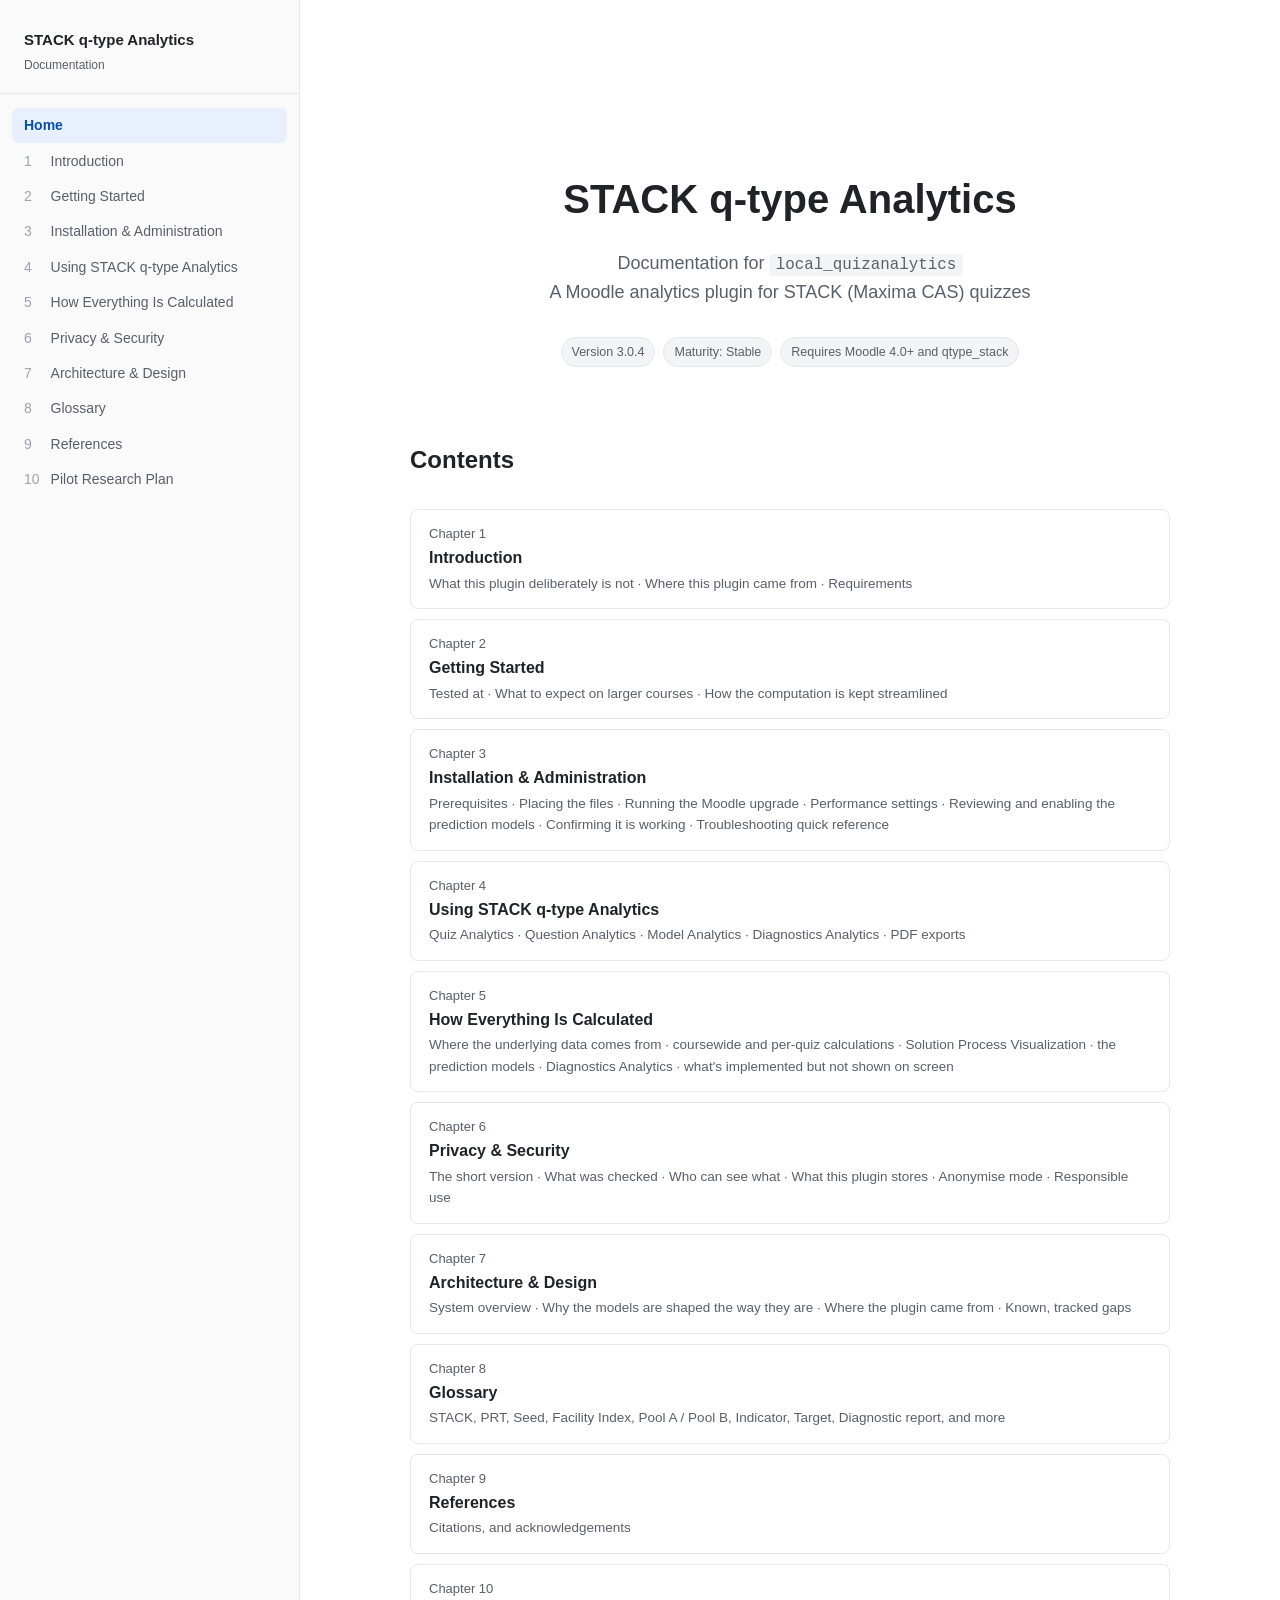
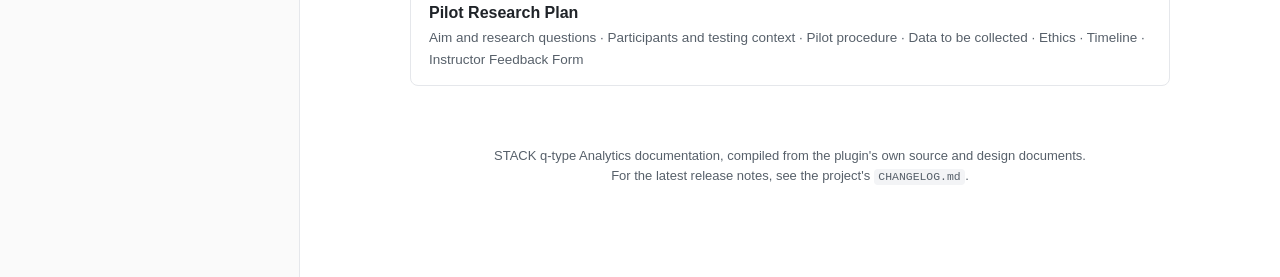
<file: index.html>
<!doctype html>
<html lang="en">
<head>
<meta charset="utf-8">
<meta name="viewport" content="width=device-width, initial-scale=1">
<title>STACK q-type Analytics — Documentation</title>
<link rel="stylesheet" href="assets/style.css">
</head>
<body>
<div class="layout">
  <nav id="sidebar-mount"></nav>
  <main>
    <div class="content-col">

      <div class="cover">
        <h1>STACK q-type Analytics</h1>
        <p class="tagline">Documentation for <code>local_quizanalytics</code><br>A Moodle analytics plugin for STACK (Maxima CAS) quizzes</p>
        <div class="badges">
          <span class="badge">Version 3.0.4</span>
          <span class="badge">Maturity: Stable</span>
          <span class="badge">Requires Moodle 4.0+ and qtype_stack</span>
        </div>
      </div>

      <h2 style="border-top:none;margin-top:0;">Contents</h2>

      <div class="toc-grid">
        <a class="toc-card" href="introduction.html">
          <div class="toc-num">Chapter 1</div>
          <div class="toc-name">Introduction</div>
          <div class="toc-desc">What this plugin deliberately is not · Where this plugin came from · Requirements</div>
        </a>
        <a class="toc-card" href="getting-started.html">
          <div class="toc-num">Chapter 2</div>
          <div class="toc-name">Getting Started</div>
          <div class="toc-desc">Tested at · What to expect on larger courses · How the computation is kept streamlined</div>
        </a>
        <a class="toc-card" href="installation.html">
          <div class="toc-num">Chapter 3</div>
          <div class="toc-name">Installation &amp; Administration</div>
          <div class="toc-desc">Prerequisites · Placing the files · Running the Moodle upgrade · Performance settings · Reviewing and enabling the prediction models · Confirming it is working · Troubleshooting quick reference</div>
        </a>
        <a class="toc-card" href="using.html">
          <div class="toc-num">Chapter 4</div>
          <div class="toc-name">Using STACK q-type Analytics</div>
          <div class="toc-desc">Quiz Analytics · Question Analytics · Model Analytics · Diagnostics Analytics · PDF exports</div>
        </a>
        <a class="toc-card" href="calculations.html">
          <div class="toc-num">Chapter 5</div>
          <div class="toc-name">How Everything Is Calculated</div>
          <div class="toc-desc">Where the underlying data comes from · coursewide and per-quiz calculations · Solution Process Visualization · the prediction models · Diagnostics Analytics · what's implemented but not shown on screen</div>
        </a>
        <a class="toc-card" href="privacy-security.html">
          <div class="toc-num">Chapter 6</div>
          <div class="toc-name">Privacy &amp; Security</div>
          <div class="toc-desc">The short version · What was checked · Who can see what · What this plugin stores · Anonymise mode · Responsible use</div>
        </a>
        <a class="toc-card" href="architecture.html">
          <div class="toc-num">Chapter 7</div>
          <div class="toc-name">Architecture &amp; Design</div>
          <div class="toc-desc">System overview · Why the models are shaped the way they are · Where the plugin came from · Known, tracked gaps</div>
        </a>
        <a class="toc-card" href="glossary.html">
          <div class="toc-num">Chapter 8</div>
          <div class="toc-name">Glossary</div>
          <div class="toc-desc">STACK, PRT, Seed, Facility Index, Pool A / Pool B, Indicator, Target, Diagnostic report, and more</div>
        </a>
        <a class="toc-card" href="references.html">
          <div class="toc-num">Chapter 9</div>
          <div class="toc-name">References</div>
          <div class="toc-desc">Citations, and acknowledgements</div>
        </a>
        <a class="toc-card" href="research-plan.html">
          <div class="toc-num">Chapter 10</div>
          <div class="toc-name">Pilot Research Plan</div>
          <div class="toc-desc">Aim and research questions · Participants and testing context · Pilot procedure · Data to be collected · Ethics · Timeline · Instructor Feedback Form</div>
        </a>
      </div>

      <footer class="site-footer">
        STACK q-type Analytics documentation, compiled from the plugin's own source and design documents.<br>
        For the latest release notes, see the project's <code>CHANGELOG.md</code>.
      </footer>

    </div>
  </main>
</div>
<script src="assets/nav.js"></script>
</body>
</html>
</file>
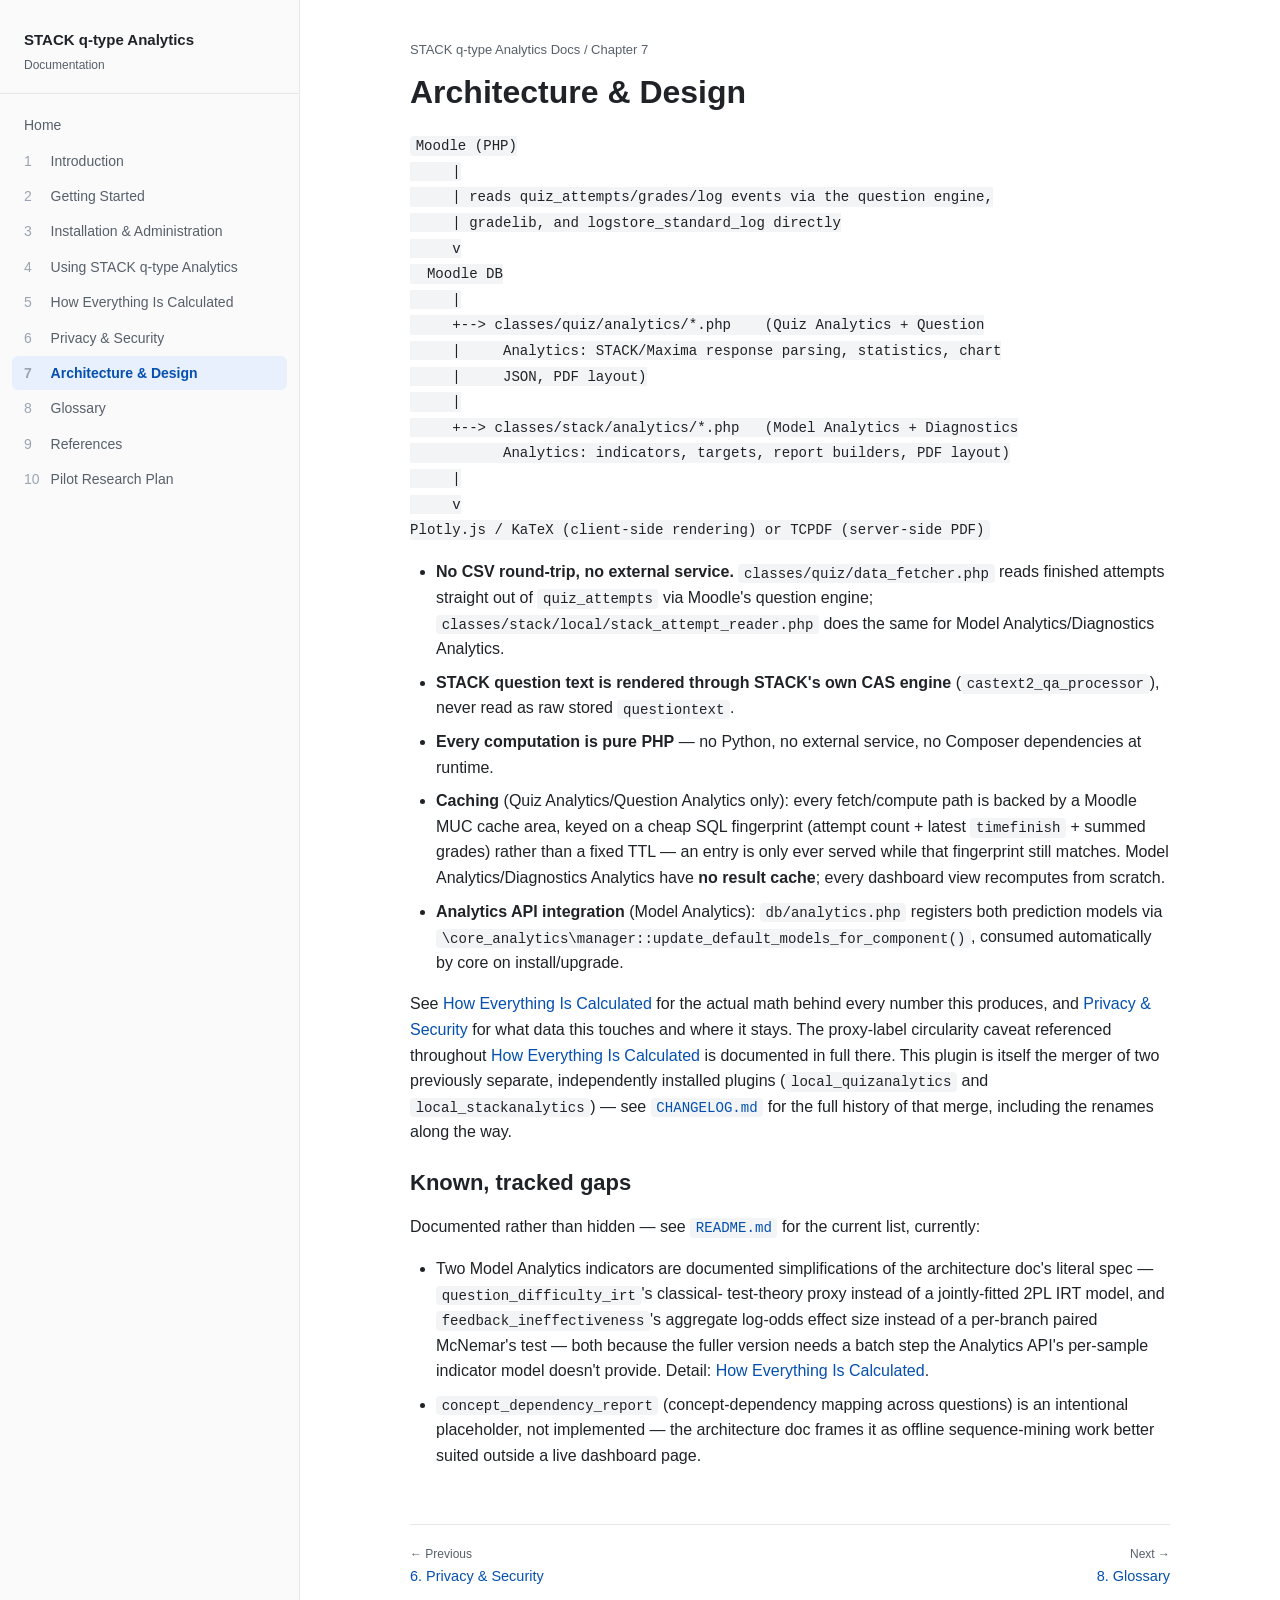
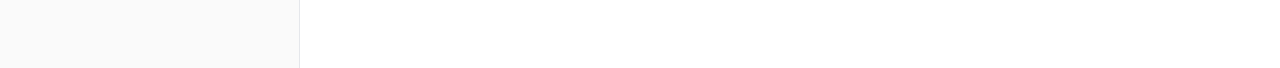
<file: architecture.html>
<!doctype html>
<html lang="en">
<head>
<meta charset="utf-8">
<meta name="viewport" content="width=device-width, initial-scale=1">
<title>Architecture &amp; Design — STACK q-type Analytics Documentation</title>
<link rel="stylesheet" href="assets/style.css">
</head>
<body>
<div class="layout">
  <nav id="sidebar-mount"></nav>
  <main>
    <div class="content-col">
      <div class="crumb"><a href="index.html">STACK q-type Analytics Docs</a> / Chapter 7</div>
      <h1 class="page-title">Architecture &amp; Design</h1>

      <article>
<pre><code>Moodle (PHP)
     |
     | reads quiz_attempts/grades/log events via the question engine,
     | gradelib, and logstore_standard_log directly
     v
  Moodle DB
     |
     +--&gt; classes/quiz/analytics/*.php    (Quiz Analytics + Question
     |     Analytics: STACK/Maxima response parsing, statistics, chart
     |     JSON, PDF layout)
     |
     +--&gt; classes/stack/analytics/*.php   (Model Analytics + Diagnostics
           Analytics: indicators, targets, report builders, PDF layout)
     |
     v
Plotly.js / KaTeX (client-side rendering) or TCPDF (server-side PDF)</code></pre>
<ul>
<li><strong>No CSV round-trip, no external service.</strong> <code>classes/quiz/data_fetcher.php</code> reads finished attempts straight out of <code>quiz_attempts</code> via Moodle's question engine; <code>classes/stack/local/stack_attempt_reader.php</code> does the same for Model Analytics/Diagnostics Analytics.</li>
<li><strong>STACK question text is rendered through STACK's own CAS engine</strong> (<code>castext2_qa_processor</code>), never read as raw stored <code>questiontext</code>.</li>
<li><strong>Every computation is pure PHP</strong> — no Python, no external service, no Composer dependencies at runtime.</li>
<li><strong>Caching</strong> (Quiz Analytics/Question Analytics only): every fetch/compute path is backed by a Moodle MUC cache area, keyed on a cheap SQL fingerprint (attempt count + latest <code>timefinish</code> + summed grades) rather than a fixed TTL — an entry is only ever served while that fingerprint still matches. Model Analytics/Diagnostics Analytics have <strong>no result cache</strong>; every dashboard view recomputes from scratch.</li>
<li><strong>Analytics API integration</strong> (Model Analytics): <code>db/analytics.php</code> registers both prediction models via <code>\core_analytics\manager::update_default_models_for_component()</code>, consumed automatically by core on install/upgrade.</li>
</ul>
<p>See <a href="calculations.html">How Everything Is Calculated</a> for the actual math behind every number this produces, and <a href="privacy-security.html">Privacy &amp; Security</a> for what data this touches and where it stays. The proxy-label circularity caveat referenced throughout <a href="calculations.html#model-analytics">How Everything Is Calculated</a> is documented in full there. This plugin is itself the merger of two previously separate, independently installed plugins (<code>local_quizanalytics</code> and <code>local_stackanalytics</code>) — see <a href="../CHANGELOG.md"><code>CHANGELOG.md</code></a> for the full history of that merge, including the renames along the way.</p>
<h2 id="known-tracked-gaps">Known, tracked gaps</h2>
<p>Documented rather than hidden — see <a href="../README.md#status"><code>README.md</code></a> for the current list, currently:</p>
<ul>
<li>Two Model Analytics indicators are documented simplifications of the architecture doc's literal spec — <code>question_difficulty_irt</code>'s classical- test-theory proxy instead of a jointly-fitted 2PL IRT model, and <code>feedback_ineffectiveness</code>'s aggregate log-odds effect size instead of a per-branch paired McNemar's test — both because the fuller version needs a batch step the Analytics API's per-sample indicator model doesn't provide. Detail: <a href="calculations.html">How Everything Is Calculated</a>.</li>
<li><code>concept_dependency_report</code> (concept-dependency mapping across questions) is an intentional placeholder, not implemented — the architecture doc frames it as offline sequence-mining work better suited outside a live dashboard page.</li>
</ul>
</article>

      <div class="page-nav">
        <a href="privacy-security.html"><span class="dir">← Previous</span>6. Privacy &amp; Security</a>
        <a class="next" href="glossary.html"><span class="dir">Next →</span>8. Glossary</a>
      </div>
    </div>
  </main>
</div>
<script src="assets/nav.js"></script>
</body>
</html>
</file>
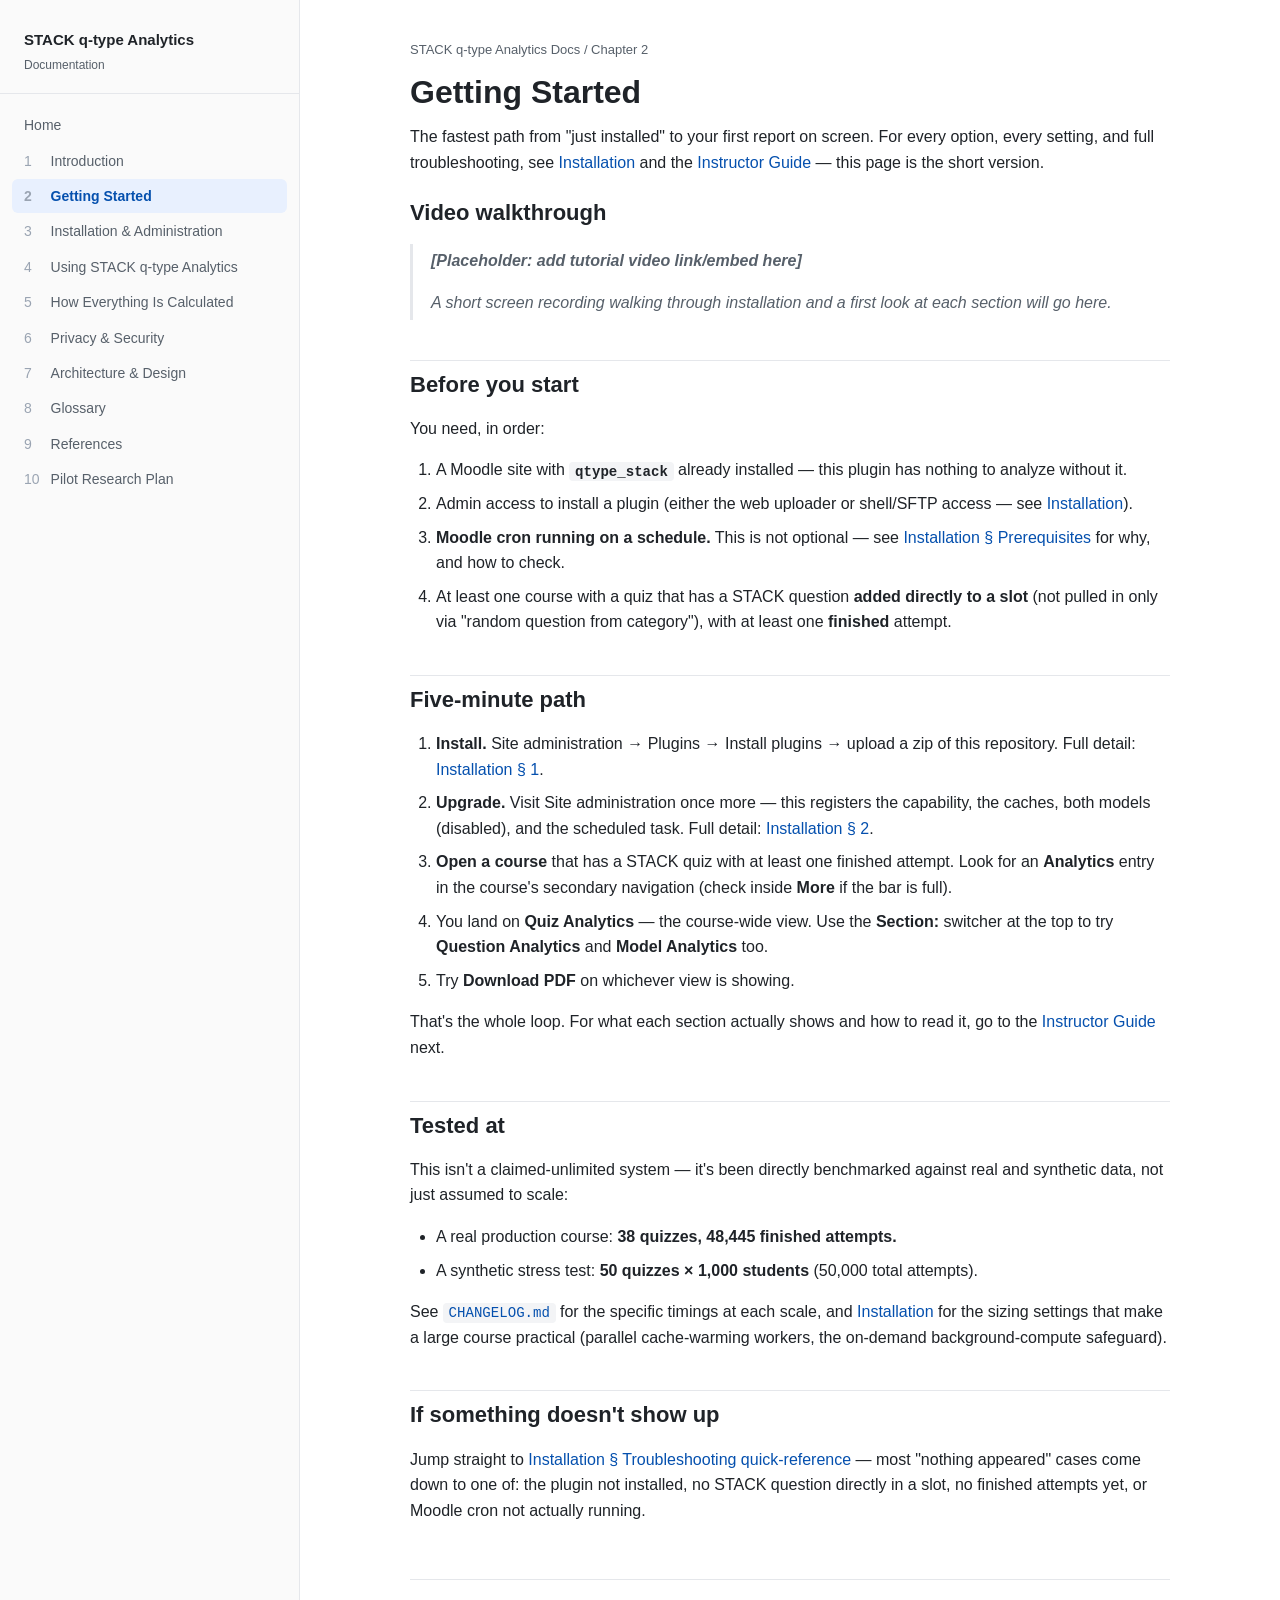
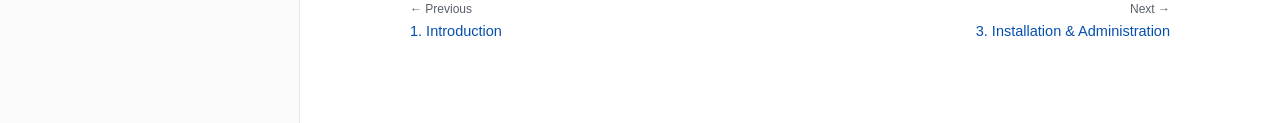
<file: getting-started.html>
<!doctype html>
<html lang="en">
<head>
<meta charset="utf-8">
<meta name="viewport" content="width=device-width, initial-scale=1">
<title>Getting Started — STACK q-type Analytics Documentation</title>
<link rel="stylesheet" href="assets/style.css">
</head>
<body>
<div class="layout">
  <nav id="sidebar-mount"></nav>
  <main>
    <div class="content-col">
      <div class="crumb"><a href="index.html">STACK q-type Analytics Docs</a> / Chapter 2</div>
      <h1 class="page-title">Getting Started</h1>

      <article>
<p>The fastest path from "just installed" to your first report on screen. For every option, every setting, and full troubleshooting, see <a href="installation.html">Installation</a> and the <a href="using.html">Instructor Guide</a> — this page is the short version.</p>
<h2 id="video-walkthrough">Video walkthrough</h2>
<blockquote>
<p><strong>[Placeholder: add tutorial video link/embed here]</strong></p>
<p><em>A short screen recording walking through installation and a first look at each section will go here.</em></p>
</blockquote>
<h2 id="before-you-start">Before you start</h2>
<p>You need, in order:</p>
<ol type="1">
<li>A Moodle site with <strong><code>qtype_stack</code></strong> already installed — this plugin has nothing to analyze without it.</li>
<li>Admin access to install a plugin (either the web uploader or shell/SFTP access — see <a href="installation.html">Installation</a>).</li>
<li><strong>Moodle cron running on a schedule.</strong> This is not optional — see <a href="installation.html#prerequisites">Installation § Prerequisites</a> for why, and how to check.</li>
<li>At least one course with a quiz that has a STACK question <strong>added directly to a slot</strong> (not pulled in only via "random question from category"), with at least one <strong>finished</strong> attempt.</li>
</ol>
<h2 id="five-minute-path">Five-minute path</h2>
<ol type="1">
<li><strong>Install.</strong> Site administration → Plugins → Install plugins → upload a zip of this repository. Full detail: <a href="installation.html#1-place-the-files">Installation § 1</a>.</li>
<li><strong>Upgrade.</strong> Visit Site administration once more — this registers the capability, the caches, both models (disabled), and the scheduled task. Full detail: <a href="installation.html#2-run-the-moodle-upgrade">Installation § 2</a>.</li>
<li><strong>Open a course</strong> that has a STACK quiz with at least one finished attempt. Look for an <strong>Analytics</strong> entry in the course's secondary navigation (check inside <strong>More</strong> if the bar is full).</li>
<li>You land on <strong>Quiz Analytics</strong> — the course-wide view. Use the <strong>Section:</strong> switcher at the top to try <strong>Question Analytics</strong> and <strong>Model Analytics</strong> too.</li>
<li>Try <strong>Download PDF</strong> on whichever view is showing.</li>
</ol>
<p>That's the whole loop. For what each section actually shows and how to read it, go to the <a href="using.html">Instructor Guide</a> next.</p>
<h2 id="tested-at">Tested at</h2>
<p>This isn't a claimed-unlimited system — it's been directly benchmarked against real and synthetic data, not just assumed to scale:</p>
<ul>
<li>A real production course: <strong>38 quizzes, 48,445 finished attempts.</strong></li>
<li>A synthetic stress test: <strong>50 quizzes × 1,000 students</strong> (50,000 total attempts).</li>
</ul>
<p>See <a href="../CHANGELOG.md"><code>CHANGELOG.md</code></a> for the specific timings at each scale, and <a href="installation.html">Installation</a> for the sizing settings that make a large course practical (parallel cache-warming workers, the on-demand background-compute safeguard).</p>
<h2 id="if-something-doesnt-show-up">If something doesn't show up</h2>
<p>Jump straight to <a href="installation.html#troubleshooting-quick-reference">Installation § Troubleshooting quick-reference</a> — most "nothing appeared" cases come down to one of: the plugin not installed, no STACK question directly in a slot, no finished attempts yet, or Moodle cron not actually running.</p>
</article>

      <div class="page-nav">
        <a href="introduction.html"><span class="dir">← Previous</span>1. Introduction</a>
        <a class="next" href="installation.html"><span class="dir">Next →</span>3. Installation &amp; Administration</a>
      </div>
    </div>
  </main>
</div>
<script src="assets/nav.js"></script>
</body>
</html>
</file>
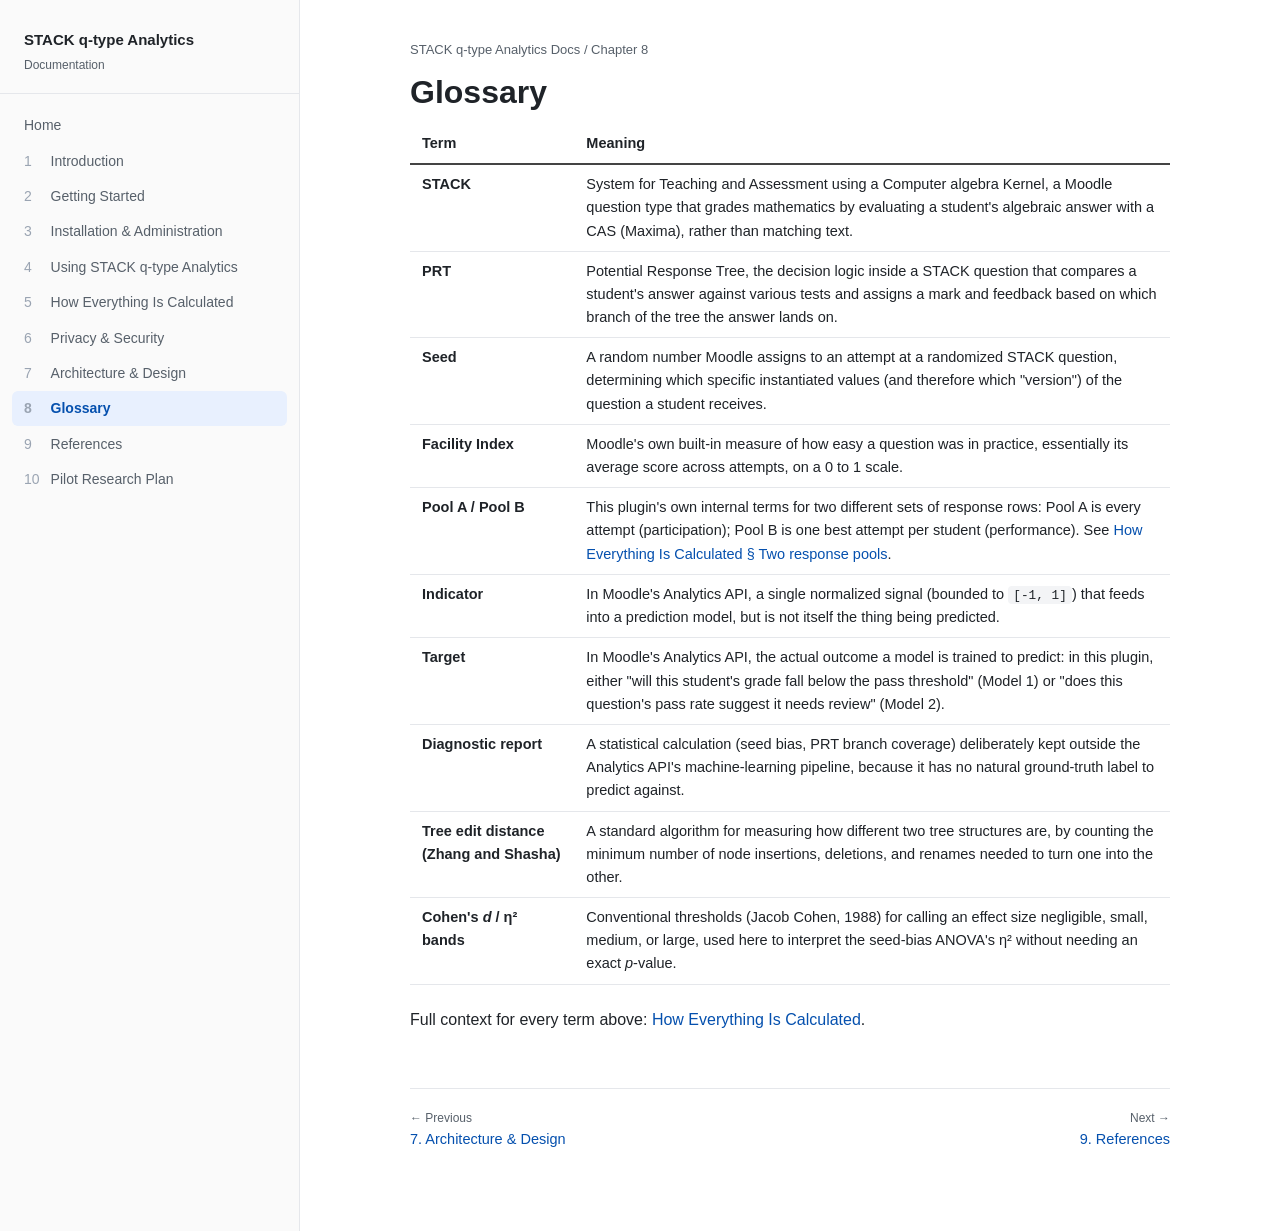
<file: glossary.html>
<!doctype html>
<html lang="en">
<head>
<meta charset="utf-8">
<meta name="viewport" content="width=device-width, initial-scale=1">
<title>Glossary — STACK q-type Analytics Documentation</title>
<link rel="stylesheet" href="assets/style.css">
</head>
<body>
<div class="layout">
  <nav id="sidebar-mount"></nav>
  <main>
    <div class="content-col">
      <div class="crumb"><a href="index.html">STACK q-type Analytics Docs</a> / Chapter 8</div>
      <h1 class="page-title">Glossary</h1>

      <article>
<table>
<thead>
<tr>
<th>Term</th>
<th>Meaning</th>
</tr>
</thead>
<tbody>
<tr>
<td><strong>STACK</strong></td>
<td>System for Teaching and Assessment using a Computer algebra Kernel, a Moodle question type that grades mathematics by evaluating a student's algebraic answer with a CAS (Maxima), rather than matching text.</td>
</tr>
<tr>
<td><strong>PRT</strong></td>
<td>Potential Response Tree, the decision logic inside a STACK question that compares a student's answer against various tests and assigns a mark and feedback based on which branch of the tree the answer lands on.</td>
</tr>
<tr>
<td><strong>Seed</strong></td>
<td>A random number Moodle assigns to an attempt at a randomized STACK question, determining which specific instantiated values (and therefore which "version") of the question a student receives.</td>
</tr>
<tr>
<td><strong>Facility Index</strong></td>
<td>Moodle's own built-in measure of how easy a question was in practice, essentially its average score across attempts, on a 0 to 1 scale.</td>
</tr>
<tr>
<td><strong>Pool A / Pool B</strong></td>
<td>This plugin's own internal terms for two different sets of response rows: Pool A is every attempt (participation); Pool B is one best attempt per student (performance). See <a href="calculations.html#two-response-pools">How Everything Is Calculated § Two response pools</a>.</td>
</tr>
<tr>
<td><strong>Indicator</strong></td>
<td>In Moodle's Analytics API, a single normalized signal (bounded to <code>[-1, 1]</code>) that feeds into a prediction model, but is not itself the thing being predicted.</td>
</tr>
<tr>
<td><strong>Target</strong></td>
<td>In Moodle's Analytics API, the actual outcome a model is trained to predict: in this plugin, either "will this student's grade fall below the pass threshold" (Model 1) or "does this question's pass rate suggest it needs review" (Model 2).</td>
</tr>
<tr>
<td><strong>Diagnostic report</strong></td>
<td>A statistical calculation (seed bias, PRT branch coverage) deliberately kept outside the Analytics API's machine-learning pipeline, because it has no natural ground-truth label to predict against.</td>
</tr>
<tr>
<td><strong>Tree edit distance (Zhang and Shasha)</strong></td>
<td>A standard algorithm for measuring how different two tree structures are, by counting the minimum number of node insertions, deletions, and renames needed to turn one into the other.</td>
</tr>
<tr>
<td><strong>Cohen's <em>d</em> / η² bands</strong></td>
<td>Conventional thresholds (Jacob Cohen, 1988) for calling an effect size negligible, small, medium, or large, used here to interpret the seed-bias ANOVA's η² without needing an exact <em>p</em>-value.</td>
</tr>
</tbody>
</table>
<p>Full context for every term above: <a href="calculations.html">How Everything Is Calculated</a>.</p>
</article>

      <div class="page-nav">
        <a href="architecture.html"><span class="dir">← Previous</span>7. Architecture &amp; Design</a>
        <a class="next" href="references.html"><span class="dir">Next →</span>9. References</a>
      </div>
    </div>
  </main>
</div>
<script src="assets/nav.js"></script>
</body>
</html>
</file>
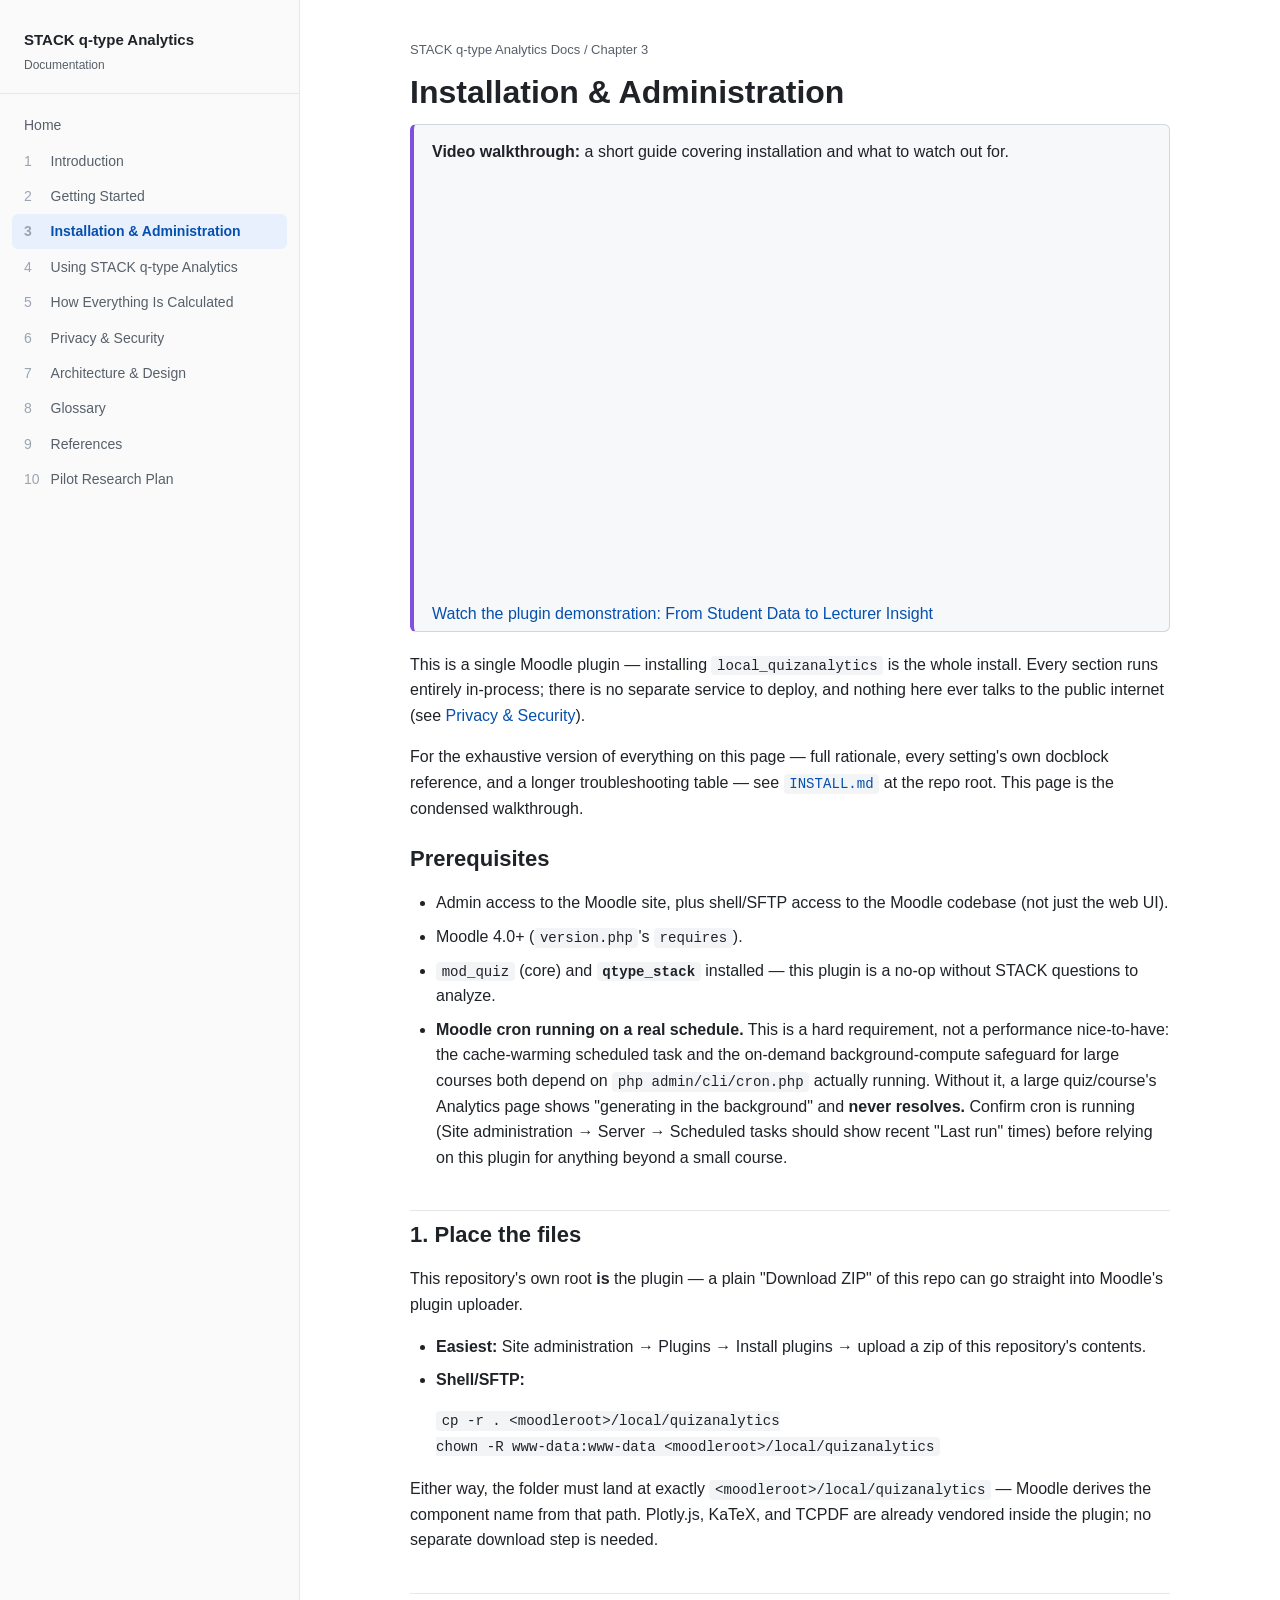
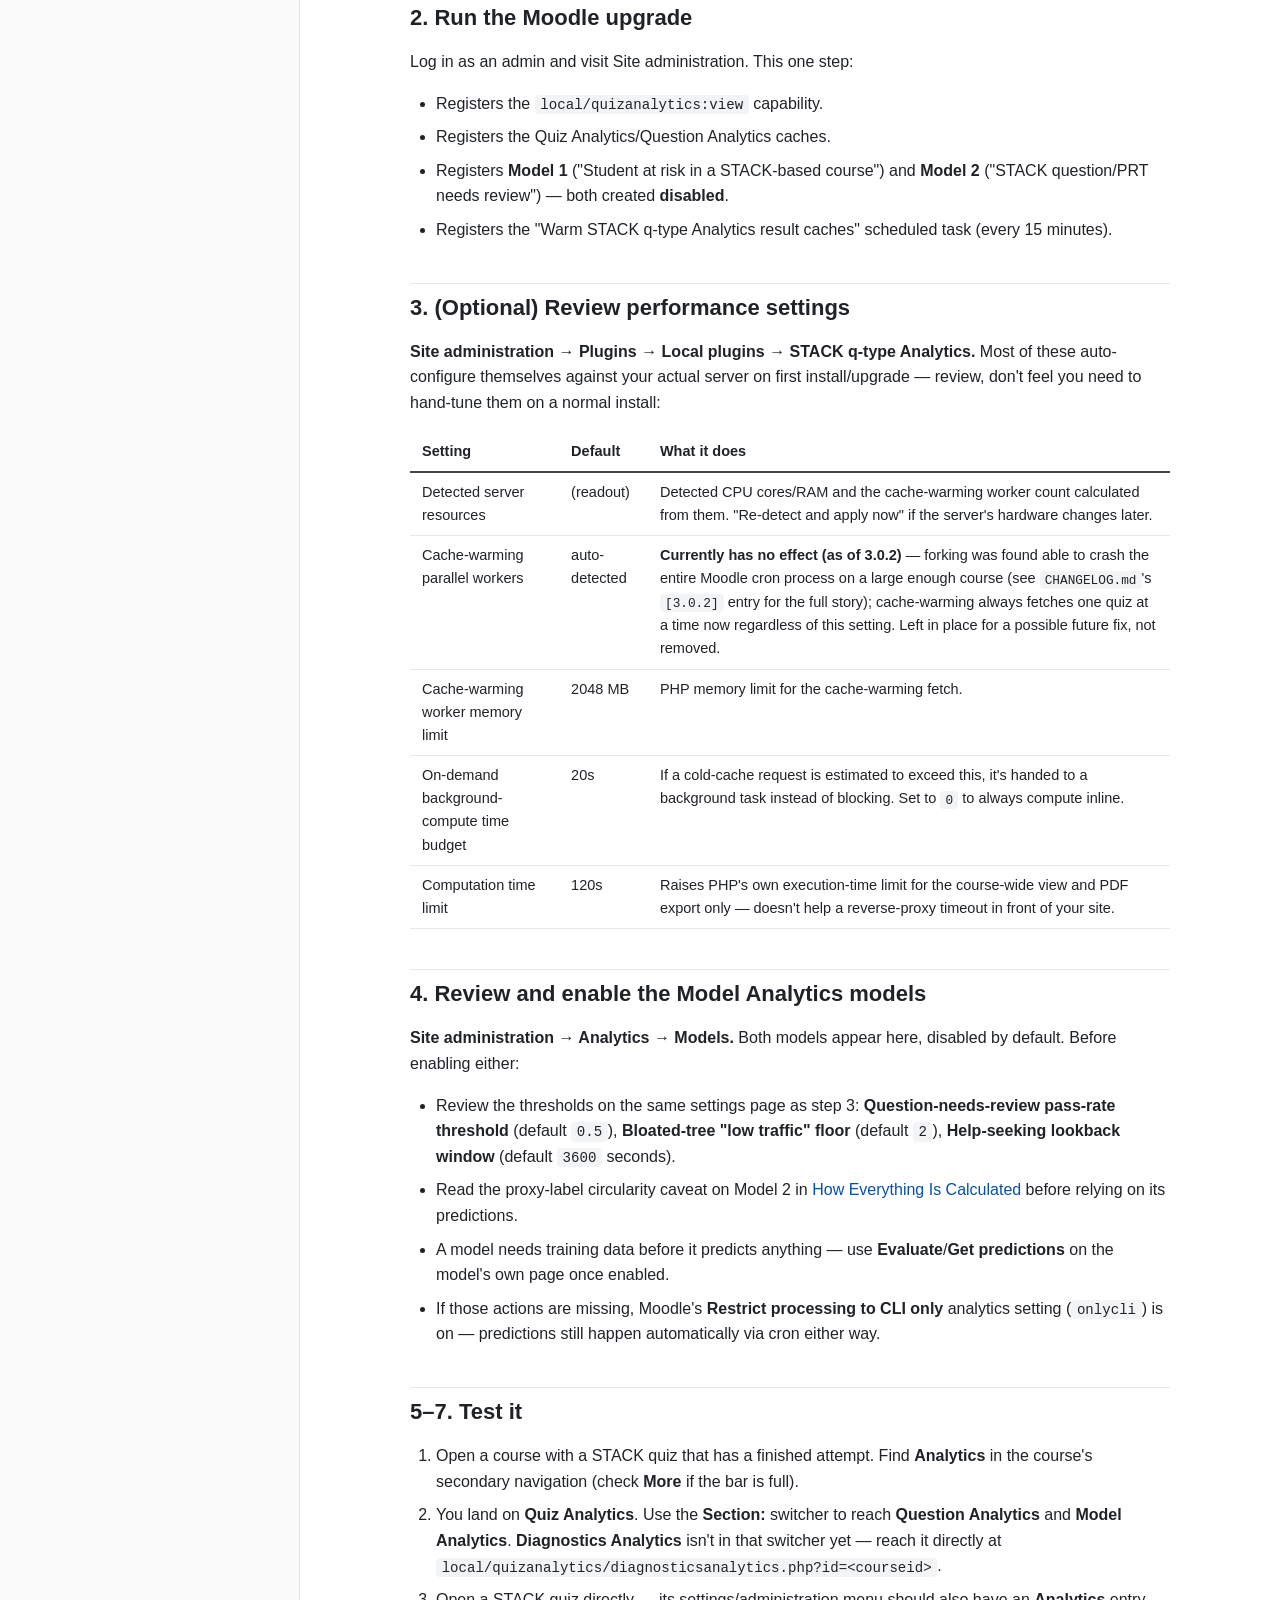
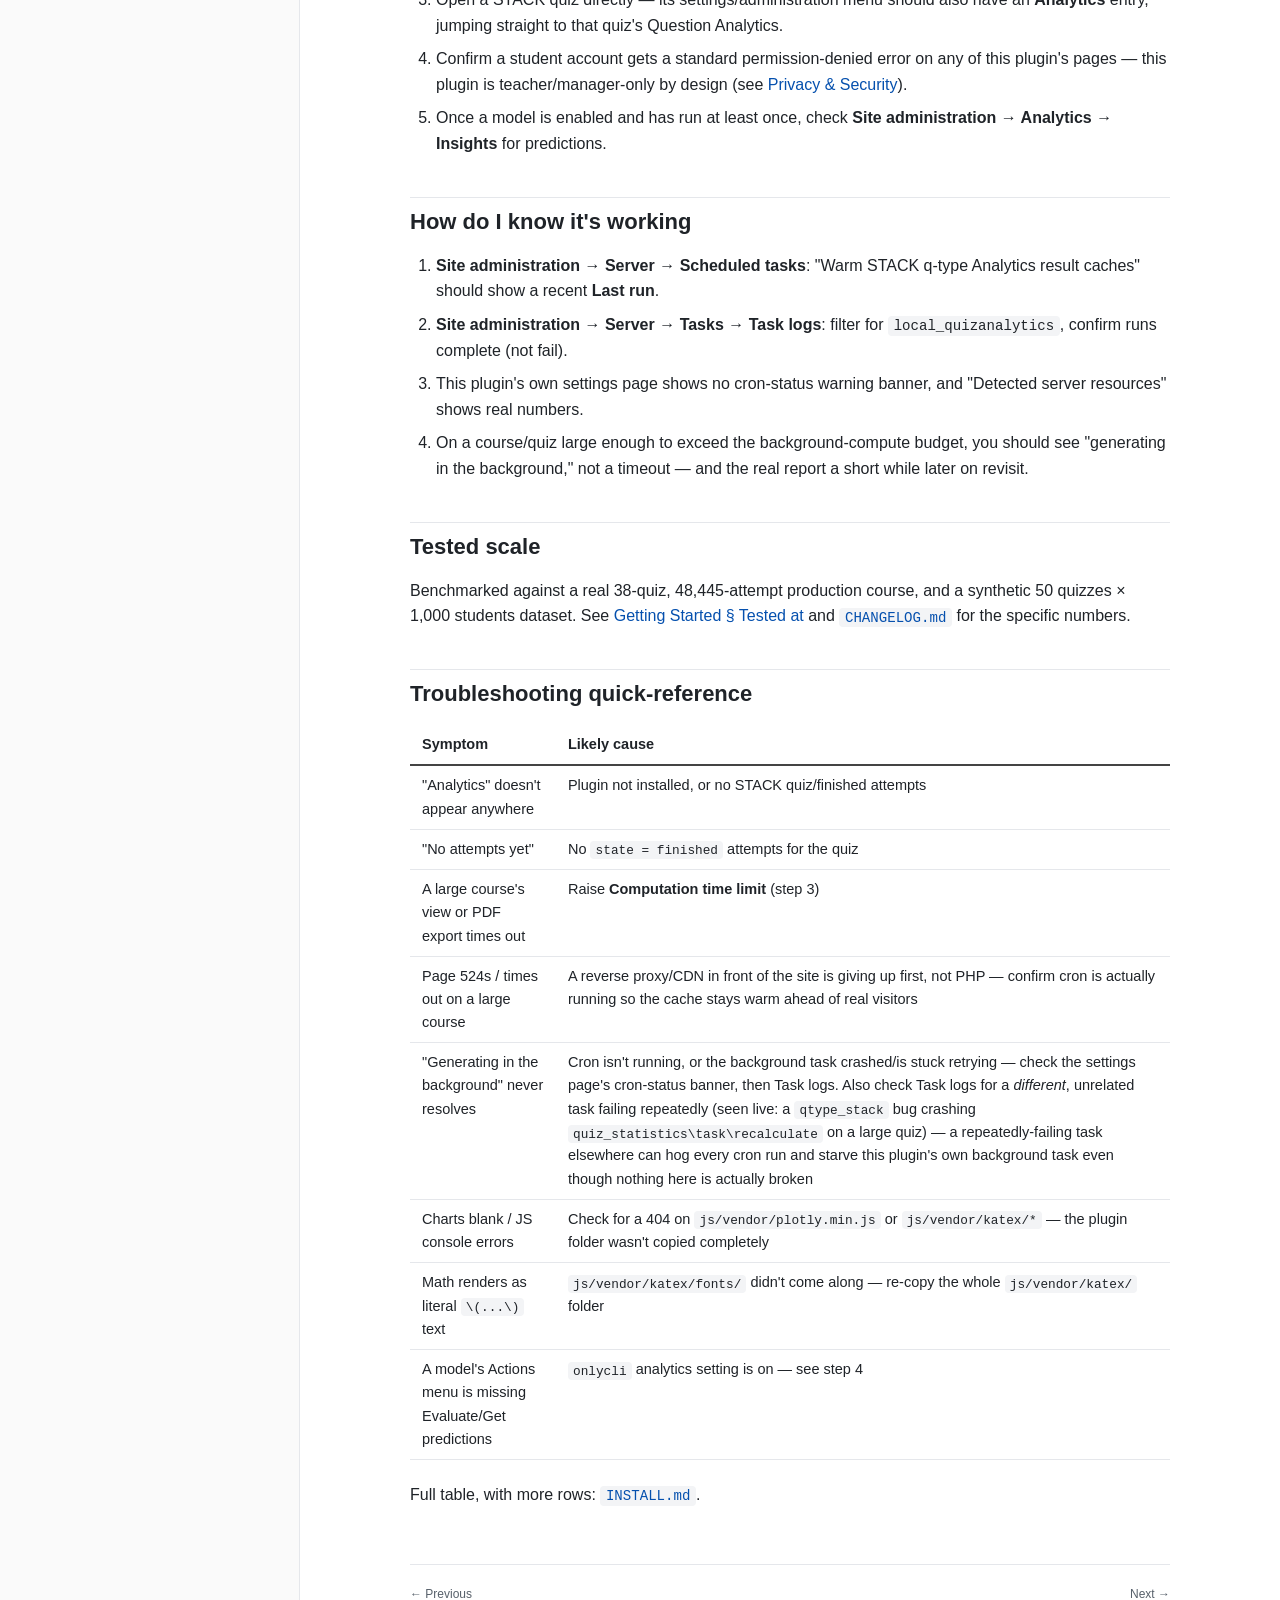
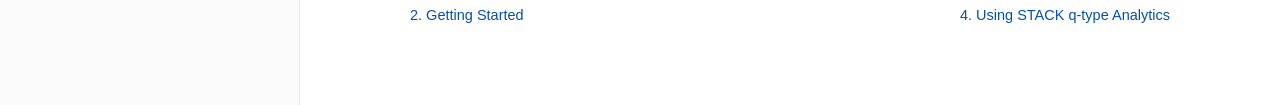
<file: installation.html>
<!doctype html>
<html lang="en">
<head>
<meta charset="utf-8">
<meta name="viewport" content="width=device-width, initial-scale=1">
<title>Installation &amp; Administration — STACK q-type Analytics Documentation</title>
<link rel="stylesheet" href="assets/style.css">
</head>
<body>
<div class="layout">
  <nav id="sidebar-mount"></nav>
  <main>
    <div class="content-col">
      <div class="crumb"><a href="index.html">STACK q-type Analytics Docs</a> / Chapter 3</div>
      <h1 class="page-title">Installation &amp; Administration</h1>

      <div class="callout video-callout">
        <p><strong>Video walkthrough:</strong> a short guide covering installation and what to watch out for.</p>
        <div class="video-embed">
          <iframe src="https://www.youtube.com/embed/_9lcTavacx0" title="Installation Guide for STACK q-type Analytics" allow="accelerometer; autoplay; clipboard-write; encrypted-media; gyroscope; picture-in-picture; web-share" allowfullscreen></iframe>
        </div>
        <p><a href="introduction.html#video-walkthrough">Watch the plugin demonstration: From Student Data to Lecturer Insight</a></p>
      </div>

      <article>
<p>This is a single Moodle plugin — installing <code>local_quizanalytics</code> is the whole install. Every section runs entirely in-process; there is no separate service to deploy, and nothing here ever talks to the public internet (see <a href="privacy-security.html">Privacy &amp; Security</a>).</p>
<p>For the exhaustive version of everything on this page — full rationale, every setting's own docblock reference, and a longer troubleshooting table — see <a href="../INSTALL.md"><code>INSTALL.md</code></a> at the repo root. This page is the condensed walkthrough.</p>
<h2 id="prerequisites">Prerequisites</h2>
<ul>
<li>Admin access to the Moodle site, plus shell/SFTP access to the Moodle codebase (not just the web UI).</li>
<li>Moodle 4.0+ (<code>version.php</code>'s <code>requires</code>).</li>
<li><code>mod_quiz</code> (core) and <strong><code>qtype_stack</code></strong> installed — this plugin is a no-op without STACK questions to analyze.</li>
<li><strong>Moodle cron running on a real schedule.</strong> This is a hard requirement, not a performance nice-to-have: the cache-warming scheduled task and the on-demand background-compute safeguard for large courses both depend on <code>php admin/cli/cron.php</code> actually running. Without it, a large quiz/course's Analytics page shows "generating in the background" and <strong>never resolves.</strong> Confirm cron is running (Site administration → Server → Scheduled tasks should show recent "Last run" times) before relying on this plugin for anything beyond a small course.</li>
</ul>
<h2 id="1-place-the-files">1. Place the files</h2>
<p>This repository's own root <strong>is</strong> the plugin — a plain "Download ZIP" of this repo can go straight into Moodle's plugin uploader.</p>
<ul>
<li><strong>Easiest:</strong> Site administration → Plugins → Install plugins → upload a zip of this repository's contents.</li>
<li><strong>Shell/SFTP:</strong>
<div class="sourceCode" id="cb1"><pre class="sourceCode bash"><code class="sourceCode bash"><span id="cb1-1"><a href="#cb1-1" aria-hidden="true" tabindex="-1"></a><span class="fu">cp</span> <span class="at">-r</span> . <span class="op">&lt;</span>moodleroot<span class="op">&gt;</span>/local/quizanalytics</span>
<span id="cb1-2"><a href="#cb1-2" aria-hidden="true" tabindex="-1"></a><span class="fu">chown</span> <span class="at">-R</span> www-data:www-data <span class="op">&lt;</span>moodleroot<span class="op">&gt;</span>/local/quizanalytics</span></code></pre></div></li>
</ul>
<p>Either way, the folder must land at exactly <code>&lt;moodleroot&gt;/local/quizanalytics</code> — Moodle derives the component name from that path. Plotly.js, KaTeX, and TCPDF are already vendored inside the plugin; no separate download step is needed.</p>
<h2 id="2-run-the-moodle-upgrade">2. Run the Moodle upgrade</h2>
<p>Log in as an admin and visit Site administration. This one step:</p>
<ul>
<li>Registers the <code>local/quizanalytics:view</code> capability.</li>
<li>Registers the Quiz Analytics/Question Analytics caches.</li>
<li>Registers <strong>Model 1</strong> ("Student at risk in a STACK-based course") and <strong>Model 2</strong> ("STACK question/PRT needs review") — both created <strong>disabled</strong>.</li>
<li>Registers the "Warm STACK q-type Analytics result caches" scheduled task (every 15 minutes).</li>
</ul>
<h2 id="3-optional-review-performance-settings">3. (Optional) Review performance settings</h2>
<p><strong>Site administration → Plugins → Local plugins → STACK q-type Analytics.</strong> Most of these auto-configure themselves against your actual server on first install/upgrade — review, don't feel you need to hand-tune them on a normal install:</p>
<table>
<thead>
<tr>
<th>Setting</th>
<th>Default</th>
<th>What it does</th>
</tr>
</thead>
<tbody>
<tr>
<td>Detected server resources</td>
<td>(readout)</td>
<td>Detected CPU cores/RAM and the cache-warming worker count calculated from them. "Re-detect and apply now" if the server's hardware changes later.</td>
</tr>
<tr>
<td>Cache-warming parallel workers</td>
<td>auto-detected</td>
<td><strong>Currently has no effect (as of 3.0.2)</strong> — forking was found able to crash the entire Moodle cron process on a large enough course (see <code>CHANGELOG.md</code>'s <code>[3.0.2]</code> entry for the full story); cache-warming always fetches one quiz at a time now regardless of this setting. Left in place for a possible future fix, not removed.</td>
</tr>
<tr>
<td>Cache-warming worker memory limit</td>
<td>2048 MB</td>
<td>PHP memory limit for the cache-warming fetch.</td>
</tr>
<tr>
<td>On-demand background-compute time budget</td>
<td>20s</td>
<td>If a cold-cache request is estimated to exceed this, it's handed to a background task instead of blocking. Set to <code>0</code> to always compute inline.</td>
</tr>
<tr>
<td>Computation time limit</td>
<td>120s</td>
<td>Raises PHP's own execution-time limit for the course-wide view and PDF export only — doesn't help a reverse-proxy timeout in front of your site.</td>
</tr>
</tbody>
</table>
<h2 id="4-review-and-enable-the-model-analytics-models">4. Review and enable the Model Analytics models</h2>
<p><strong>Site administration → Analytics → Models.</strong> Both models appear here, disabled by default. Before enabling either:</p>
<ul>
<li>Review the thresholds on the same settings page as step 3: <strong>Question-needs-review pass-rate threshold</strong> (default <code>0.5</code>), <strong>Bloated-tree "low traffic" floor</strong> (default <code>2</code>), <strong>Help-seeking lookback window</strong> (default <code>3600</code> seconds).</li>
<li>Read the proxy-label circularity caveat on Model 2 in <a href="calculations.html">How Everything Is Calculated</a> before relying on its predictions.</li>
<li>A model needs training data before it predicts anything — use <strong>Evaluate</strong>/<strong>Get predictions</strong> on the model's own page once enabled.</li>
<li>If those actions are missing, Moodle's <strong>Restrict processing to CLI only</strong> analytics setting (<code>onlycli</code>) is on — predictions still happen automatically via cron either way.</li>
</ul>
<h2 id="57-test-it">5–7. Test it</h2>
<ol type="1">
<li>Open a course with a STACK quiz that has a finished attempt. Find <strong>Analytics</strong> in the course's secondary navigation (check <strong>More</strong> if the bar is full).</li>
<li>You land on <strong>Quiz Analytics</strong>. Use the <strong>Section:</strong> switcher to reach <strong>Question Analytics</strong> and <strong>Model Analytics</strong>. <strong>Diagnostics Analytics</strong> isn't in that switcher yet — reach it directly at <code>local/quizanalytics/diagnosticsanalytics.php?id=&lt;courseid&gt;</code>.</li>
<li>Open a STACK quiz directly — its settings/administration menu should also have an <strong>Analytics</strong> entry, jumping straight to that quiz's Question Analytics.</li>
<li>Confirm a student account gets a standard permission-denied error on any of this plugin's pages — this plugin is teacher/manager-only by design (see <a href="privacy-security.html">Privacy &amp; Security</a>).</li>
<li>Once a model is enabled and has run at least once, check <strong>Site administration → Analytics → Insights</strong> for predictions.</li>
</ol>
<h2 id="how-do-i-know-its-working">How do I know it's working</h2>
<ol type="1">
<li><strong>Site administration → Server → Scheduled tasks</strong>: "Warm STACK q-type Analytics result caches" should show a recent <strong>Last run</strong>.</li>
<li><strong>Site administration → Server → Tasks → Task logs</strong>: filter for <code>local_quizanalytics</code>, confirm runs complete (not fail).</li>
<li>This plugin's own settings page shows no cron-status warning banner, and "Detected server resources" shows real numbers.</li>
<li>On a course/quiz large enough to exceed the background-compute budget, you should see "generating in the background," not a timeout — and the real report a short while later on revisit.</li>
</ol>
<h2 id="tested-scale">Tested scale</h2>
<p>Benchmarked against a real 38-quiz, 48,445-attempt production course, and a synthetic 50 quizzes × 1,000 students dataset. See <a href="getting-started.html#tested-at">Getting Started § Tested at</a> and <a href="../CHANGELOG.md"><code>CHANGELOG.md</code></a> for the specific numbers.</p>
<h2 id="troubleshooting-quick-reference">Troubleshooting quick-reference</h2>
<table>
<thead>
<tr>
<th>Symptom</th>
<th>Likely cause</th>
</tr>
</thead>
<tbody>
<tr>
<td>"Analytics" doesn't appear anywhere</td>
<td>Plugin not installed, or no STACK quiz/finished attempts</td>
</tr>
<tr>
<td>"No attempts yet"</td>
<td>No <code>state = finished</code> attempts for the quiz</td>
</tr>
<tr>
<td>A large course's view or PDF export times out</td>
<td>Raise <strong>Computation time limit</strong> (step 3)</td>
</tr>
<tr>
<td>Page 524s / times out on a large course</td>
<td>A reverse proxy/CDN in front of the site is giving up first, not PHP — confirm cron is actually running so the cache stays warm ahead of real visitors</td>
</tr>
<tr>
<td>"Generating in the background" never resolves</td>
<td>Cron isn't running, or the background task crashed/is stuck retrying — check the settings page's cron-status banner, then Task logs. Also check Task logs for a <em>different</em>, unrelated task failing repeatedly (seen live: a <code>qtype_stack</code> bug crashing <code>quiz_statistics\task\recalculate</code> on a large quiz) — a repeatedly-failing task elsewhere can hog every cron run and starve this plugin's own background task even though nothing here is actually broken</td>
</tr>
<tr>
<td>Charts blank / JS console errors</td>
<td>Check for a 404 on <code>js/vendor/plotly.min.js</code> or <code>js/vendor/katex/*</code> — the plugin folder wasn't copied completely</td>
</tr>
<tr>
<td>Math renders as literal <code>\(...\)</code> text</td>
<td><code>js/vendor/katex/fonts/</code> didn't come along — re-copy the whole <code>js/vendor/katex/</code> folder</td>
</tr>
<tr>
<td>A model's Actions menu is missing Evaluate/Get predictions</td>
<td><code>onlycli</code> analytics setting is on — see step 4</td>
</tr>
</tbody>
</table>
<p>Full table, with more rows: <a href="../INSTALL.md#troubleshooting-quick-reference"><code>INSTALL.md</code></a>.</p>
</article>

      <div class="page-nav">
        <a href="getting-started.html"><span class="dir">← Previous</span>2. Getting Started</a>
        <a class="next" href="using.html"><span class="dir">Next →</span>4. Using STACK q-type Analytics</a>
      </div>
    </div>
  </main>
</div>
<script src="assets/nav.js"></script>
</body>
</html>
</file>
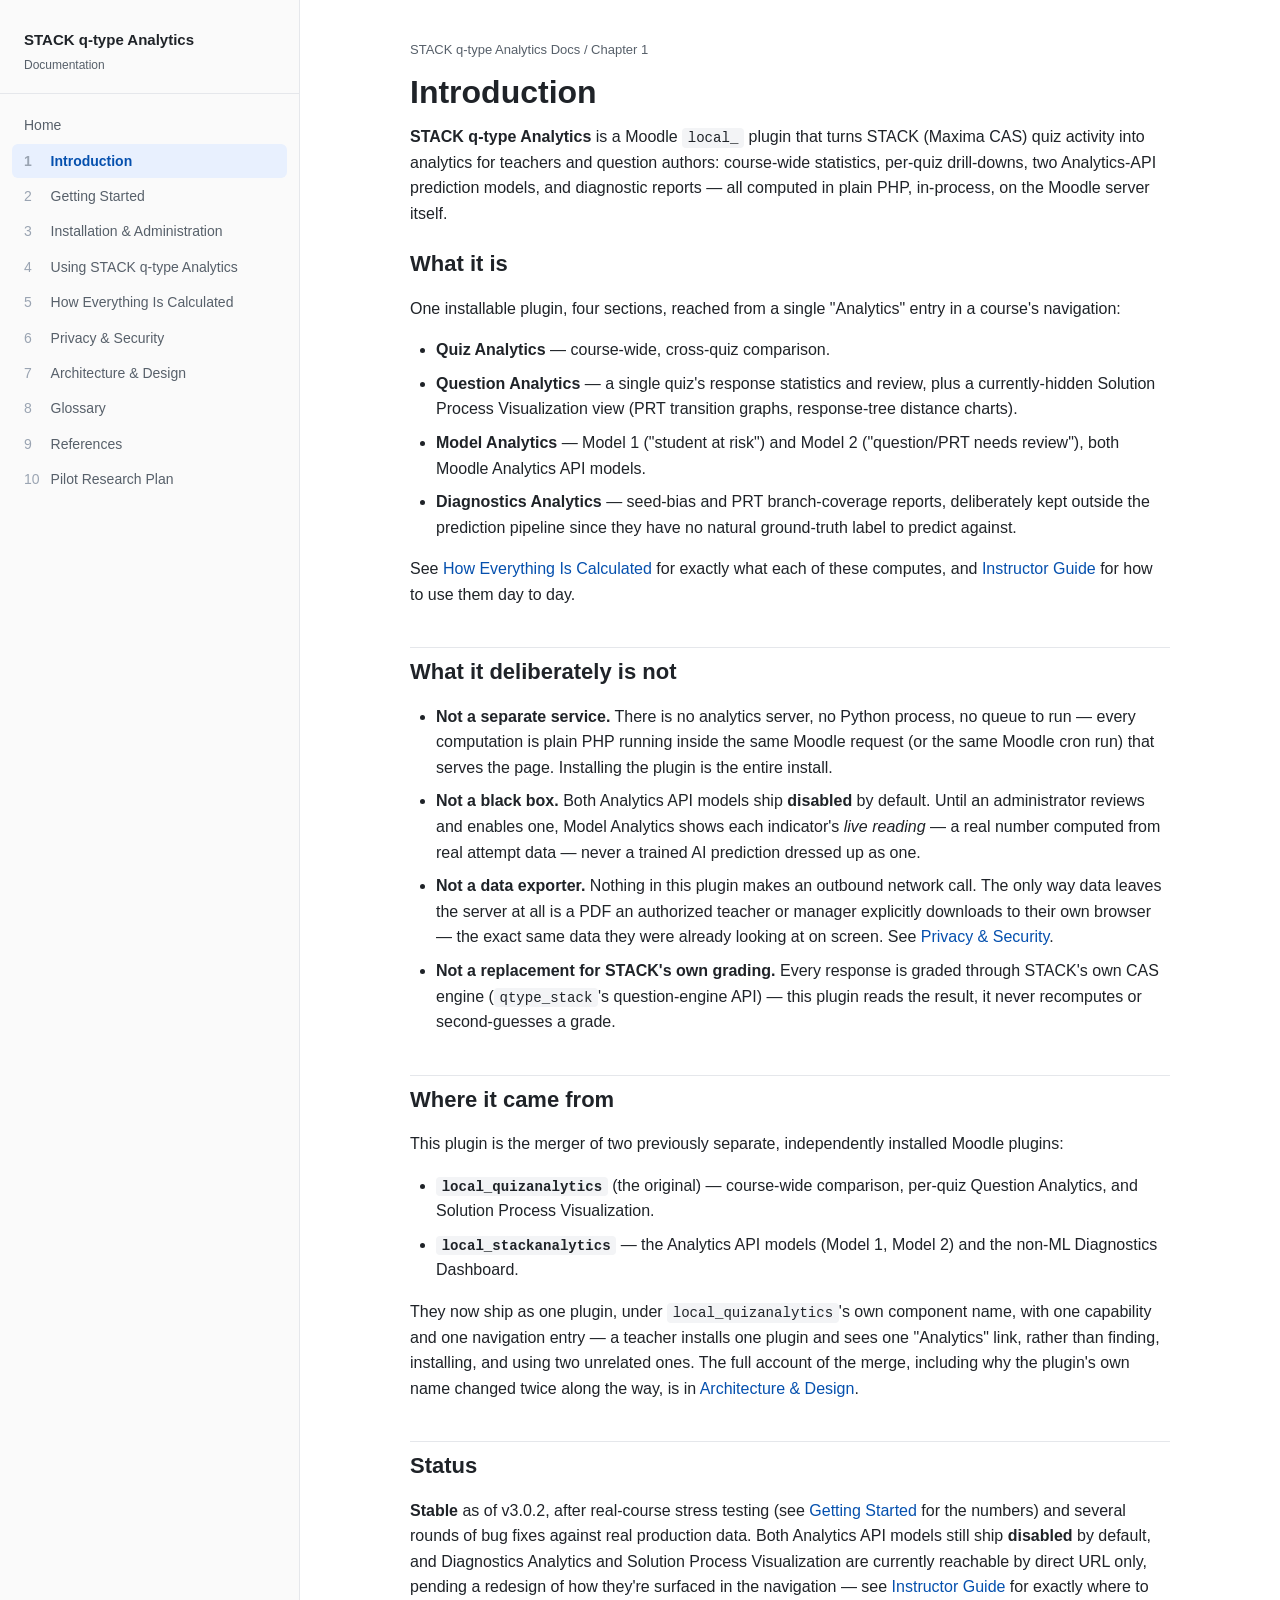
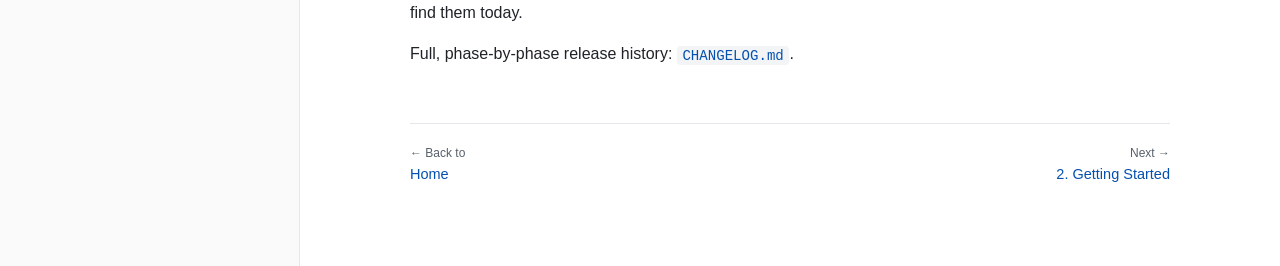
<file: introduction.html>
<!doctype html>
<html lang="en">
<head>
<meta charset="utf-8">
<meta name="viewport" content="width=device-width, initial-scale=1">
<title>Introduction — STACK q-type Analytics Documentation</title>
<link rel="stylesheet" href="assets/style.css">
</head>
<body>
<div class="layout">
  <nav id="sidebar-mount"></nav>
  <main>
    <div class="content-col">
      <div class="crumb"><a href="index.html">STACK q-type Analytics Docs</a> / Chapter 1</div>
      <h1 class="page-title">Introduction</h1>

      <article>
<p><strong>STACK q-type Analytics</strong> is a Moodle <code>local_</code> plugin that turns STACK (Maxima CAS) quiz activity into analytics for teachers and question authors: course-wide statistics, per-quiz drill-downs, two Analytics-API prediction models, and diagnostic reports — all computed in plain PHP, in-process, on the Moodle server itself.</p>
<h2 id="what-it-is">What it is</h2>
<p>One installable plugin, four sections, reached from a single "Analytics" entry in a course's navigation:</p>
<ul>
<li><strong>Quiz Analytics</strong> — course-wide, cross-quiz comparison.</li>
<li><strong>Question Analytics</strong> — a single quiz's response statistics and review, plus a currently-hidden Solution Process Visualization view (PRT transition graphs, response-tree distance charts).</li>
<li><strong>Model Analytics</strong> — Model 1 ("student at risk") and Model 2 ("question/PRT needs review"), both Moodle Analytics API models.</li>
<li><strong>Diagnostics Analytics</strong> — seed-bias and PRT branch-coverage reports, deliberately kept outside the prediction pipeline since they have no natural ground-truth label to predict against.</li>
</ul>
<p>See <a href="calculations.html">How Everything Is Calculated</a> for exactly what each of these computes, and <a href="using.html">Instructor Guide</a> for how to use them day to day.</p>
<h2 id="what-it-deliberately-is-not">What it deliberately is not</h2>
<ul>
<li><strong>Not a separate service.</strong> There is no analytics server, no Python process, no queue to run — every computation is plain PHP running inside the same Moodle request (or the same Moodle cron run) that serves the page. Installing the plugin is the entire install.</li>
<li><strong>Not a black box.</strong> Both Analytics API models ship <strong>disabled</strong> by default. Until an administrator reviews and enables one, Model Analytics shows each indicator's <em>live reading</em> — a real number computed from real attempt data — never a trained AI prediction dressed up as one.</li>
<li><strong>Not a data exporter.</strong> Nothing in this plugin makes an outbound network call. The only way data leaves the server at all is a PDF an authorized teacher or manager explicitly downloads to their own browser — the exact same data they were already looking at on screen. See <a href="privacy-security.html">Privacy &amp; Security</a>.</li>
<li><strong>Not a replacement for STACK's own grading.</strong> Every response is graded through STACK's own CAS engine (<code>qtype_stack</code>'s question-engine API) — this plugin reads the result, it never recomputes or second-guesses a grade.</li>
</ul>
<h2 id="where-it-came-from">Where it came from</h2>
<p>This plugin is the merger of two previously separate, independently installed Moodle plugins:</p>
<ul>
<li><strong><code>local_quizanalytics</code></strong> (the original) — course-wide comparison, per-quiz Question Analytics, and Solution Process Visualization.</li>
<li><strong><code>local_stackanalytics</code></strong> — the Analytics API models (Model 1, Model 2) and the non-ML Diagnostics Dashboard.</li>
</ul>
<p>They now ship as one plugin, under <code>local_quizanalytics</code>'s own component name, with one capability and one navigation entry — a teacher installs one plugin and sees one "Analytics" link, rather than finding, installing, and using two unrelated ones. The full account of the merge, including why the plugin's own name changed twice along the way, is in <a href="architecture.html">Architecture &amp; Design</a>.</p>
<h2 id="status">Status</h2>
<p><strong>Stable</strong> as of v3.0.2, after real-course stress testing (see <a href="getting-started.html#tested-at">Getting Started</a> for the numbers) and several rounds of bug fixes against real production data. Both Analytics API models still ship <strong>disabled</strong> by default, and Diagnostics Analytics and Solution Process Visualization are currently reachable by direct URL only, pending a redesign of how they're surfaced in the navigation — see <a href="using.html">Instructor Guide</a> for exactly where to find them today.</p>
<p>Full, phase-by-phase release history: <a href="../CHANGELOG.md"><code>CHANGELOG.md</code></a>.</p>
</article>

      <div class="page-nav">
        <a href="index.html"><span class="dir">← Back to</span>Home</a>
        <a class="next" href="getting-started.html"><span class="dir">Next →</span>2. Getting Started</a>
      </div>
    </div>
  </main>
</div>
<script src="assets/nav.js"></script>
</body>
</html>
</file>
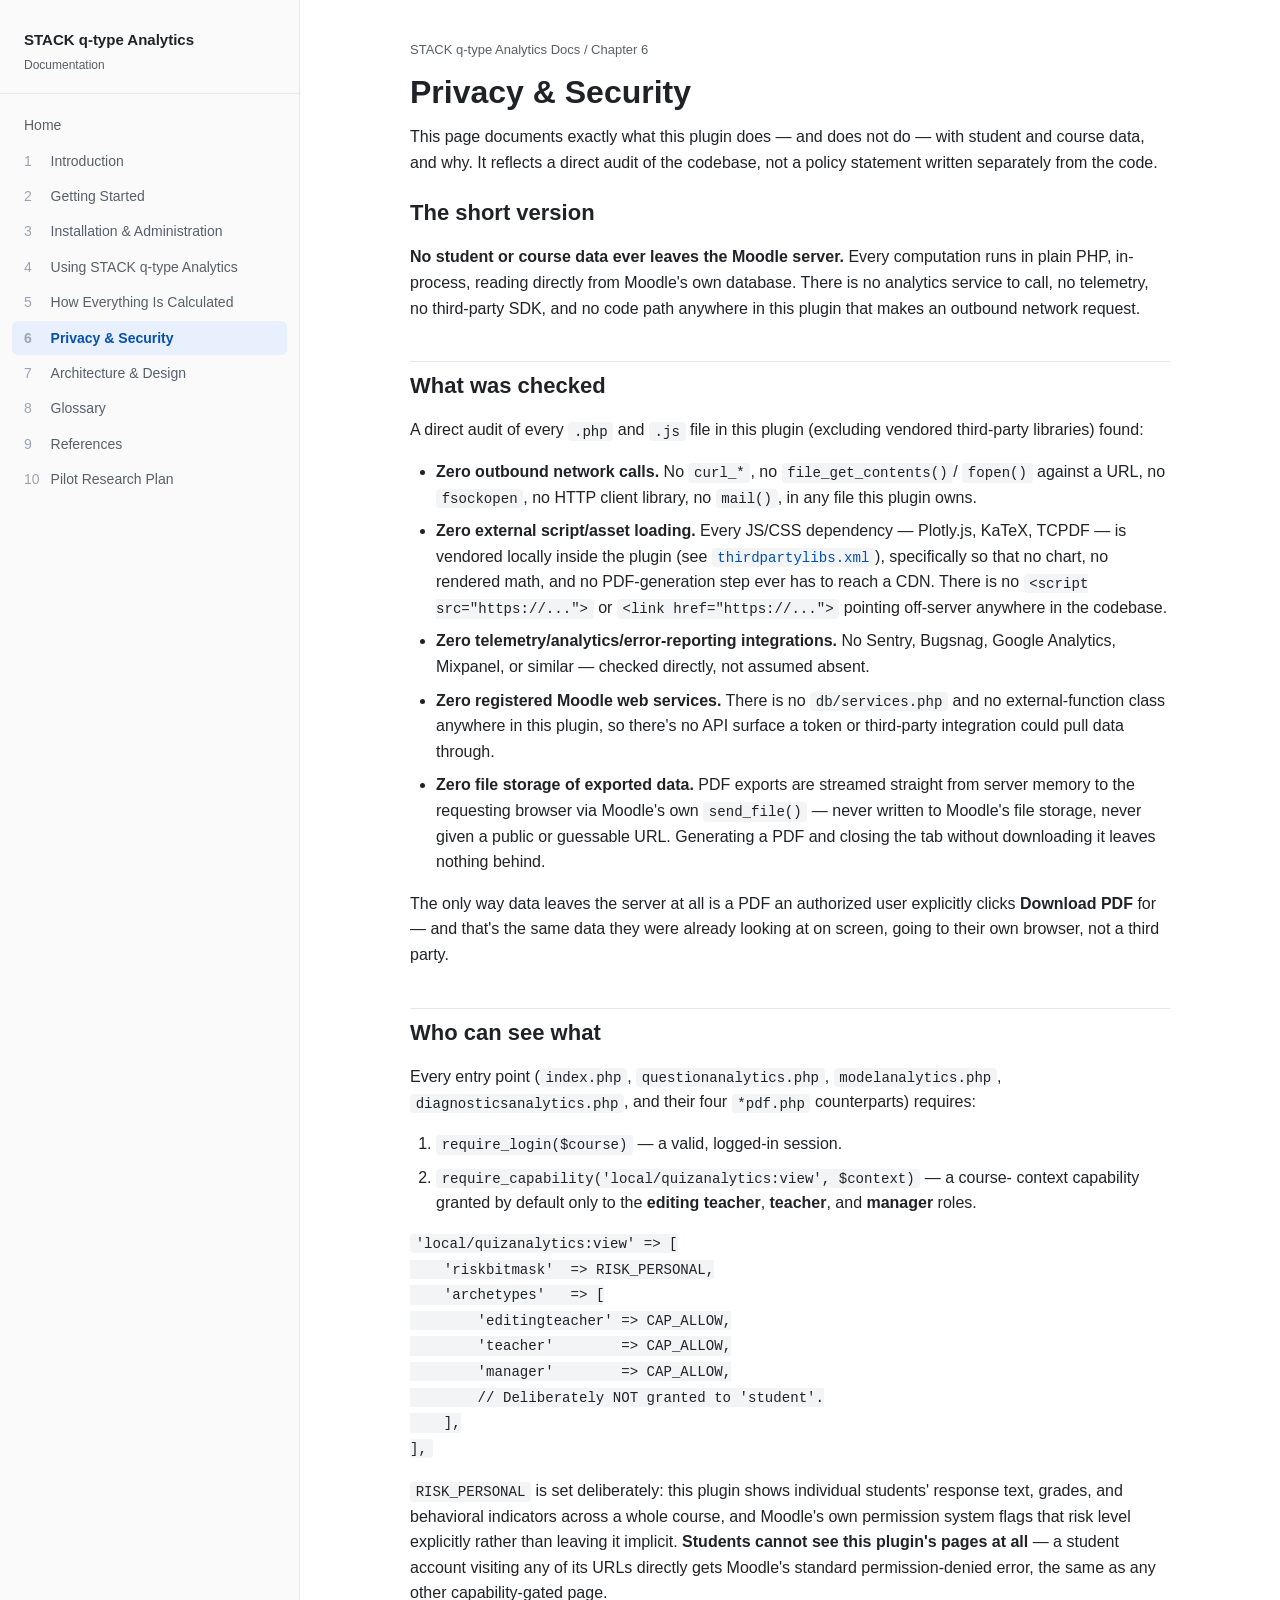
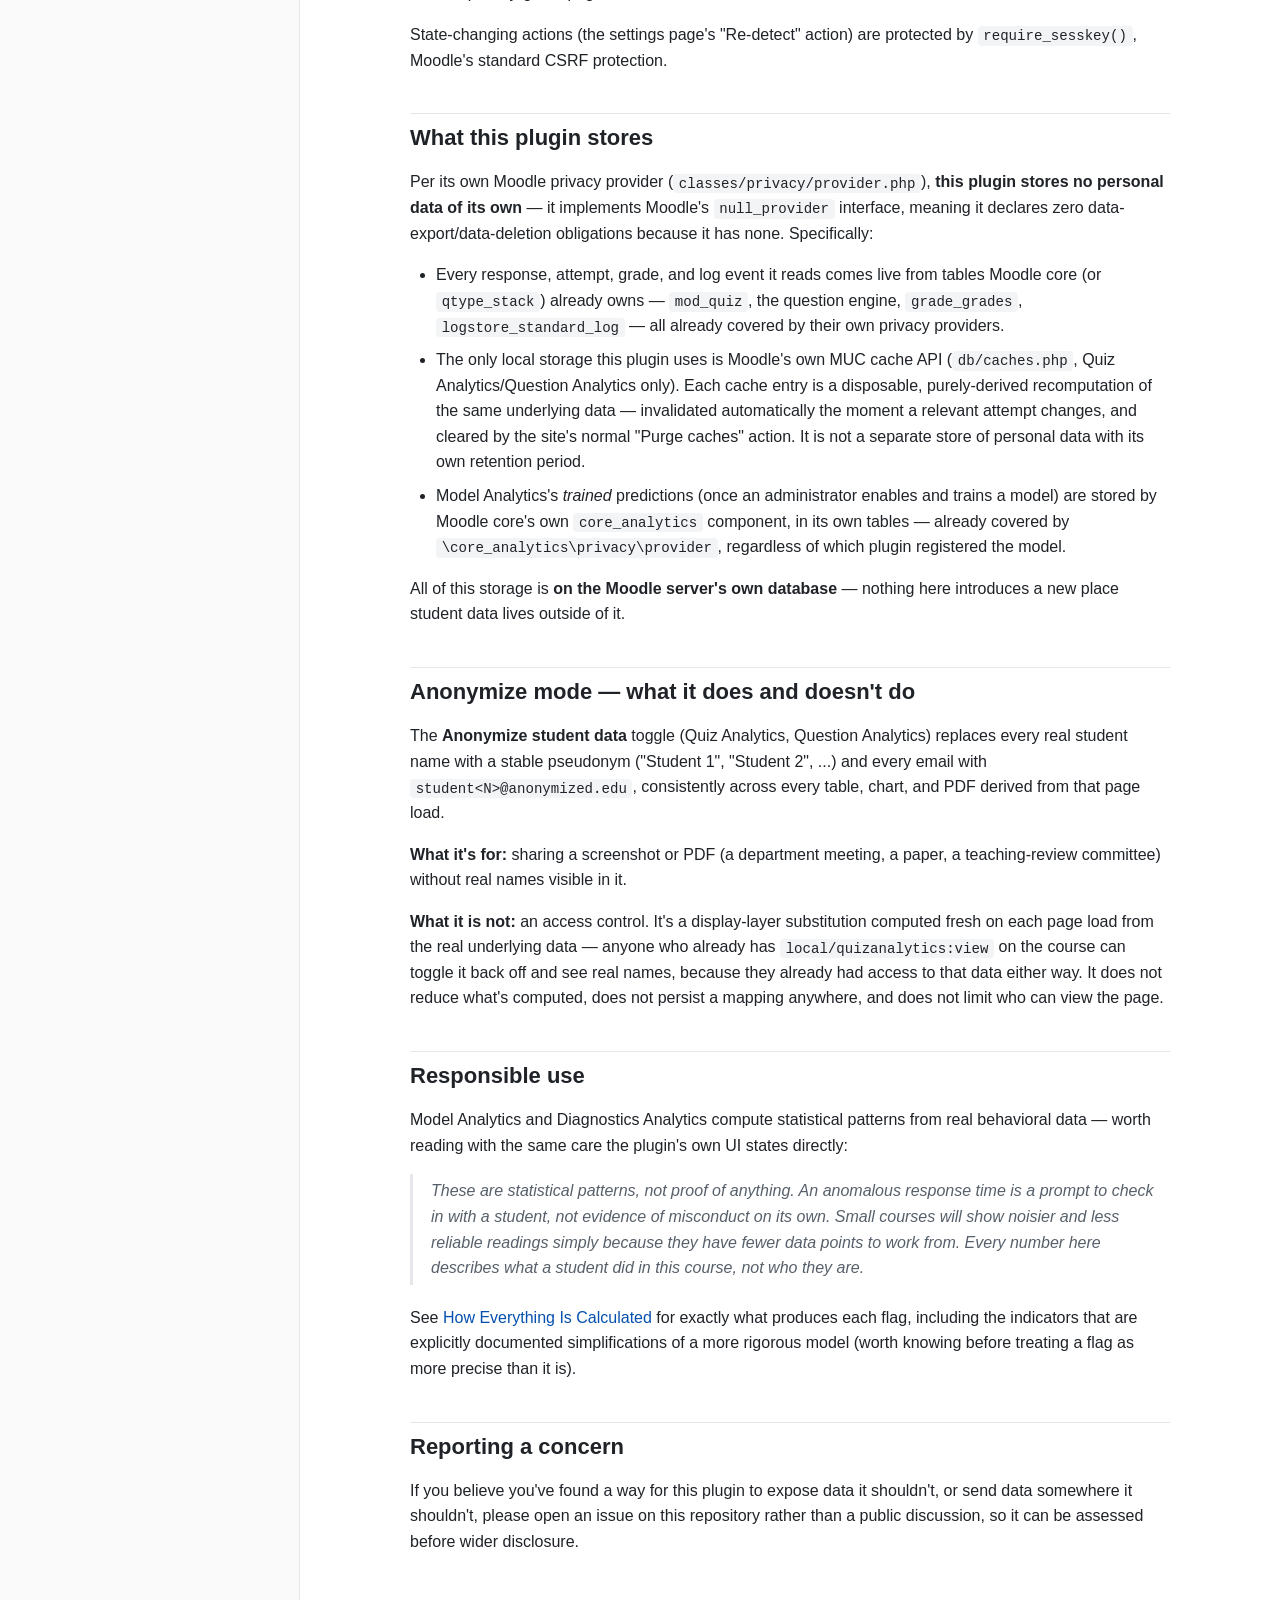
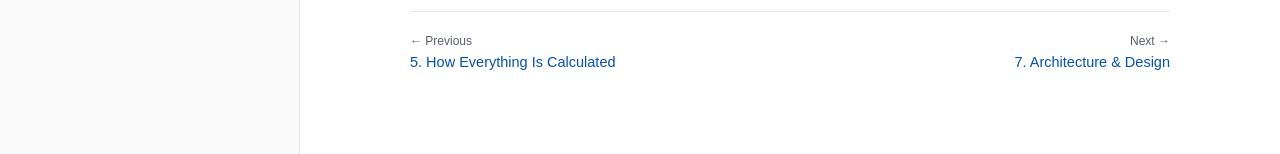
<file: privacy-security.html>
<!doctype html>
<html lang="en">
<head>
<meta charset="utf-8">
<meta name="viewport" content="width=device-width, initial-scale=1">
<title>Privacy &amp; Security — STACK q-type Analytics Documentation</title>
<link rel="stylesheet" href="assets/style.css">
</head>
<body>
<div class="layout">
  <nav id="sidebar-mount"></nav>
  <main>
    <div class="content-col">
      <div class="crumb"><a href="index.html">STACK q-type Analytics Docs</a> / Chapter 6</div>
      <h1 class="page-title">Privacy &amp; Security</h1>

      <article>
<p>This page documents exactly what this plugin does — and does not do — with student and course data, and why. It reflects a direct audit of the codebase, not a policy statement written separately from the code.</p>
<h2 id="the-short-version">The short version</h2>
<p><strong>No student or course data ever leaves the Moodle server.</strong> Every computation runs in plain PHP, in-process, reading directly from Moodle's own database. There is no analytics service to call, no telemetry, no third-party SDK, and no code path anywhere in this plugin that makes an outbound network request.</p>
<h2 id="what-was-checked">What was checked</h2>
<p>A direct audit of every <code>.php</code> and <code>.js</code> file in this plugin (excluding vendored third-party libraries) found:</p>
<ul>
<li><strong>Zero outbound network calls.</strong> No <code>curl_*</code>, no <code>file_get_contents()</code>/ <code>fopen()</code> against a URL, no <code>fsockopen</code>, no HTTP client library, no <code>mail()</code>, in any file this plugin owns.</li>
<li><strong>Zero external script/asset loading.</strong> Every JS/CSS dependency — Plotly.js, KaTeX, TCPDF — is vendored locally inside the plugin (see <a href="../thirdpartylibs.xml"><code>thirdpartylibs.xml</code></a>), specifically so that no chart, no rendered math, and no PDF-generation step ever has to reach a CDN. There is no <code>&lt;script src="https://..."&gt;</code> or <code>&lt;link href="https://..."&gt;</code> pointing off-server anywhere in the codebase.</li>
<li><strong>Zero telemetry/analytics/error-reporting integrations.</strong> No Sentry, Bugsnag, Google Analytics, Mixpanel, or similar — checked directly, not assumed absent.</li>
<li><strong>Zero registered Moodle web services.</strong> There is no <code>db/services.php</code> and no external-function class anywhere in this plugin, so there's no API surface a token or third-party integration could pull data through.</li>
<li><strong>Zero file storage of exported data.</strong> PDF exports are streamed straight from server memory to the requesting browser via Moodle's own <code>send_file()</code> — never written to Moodle's file storage, never given a public or guessable URL. Generating a PDF and closing the tab without downloading it leaves nothing behind.</li>
</ul>
<p>The only way data leaves the server at all is a PDF an authorized user explicitly clicks <strong>Download PDF</strong> for — and that's the same data they were already looking at on screen, going to their own browser, not a third party.</p>
<h2 id="who-can-see-what">Who can see what</h2>
<p>Every entry point (<code>index.php</code>, <code>questionanalytics.php</code>, <code>modelanalytics.php</code>, <code>diagnosticsanalytics.php</code>, and their four <code>*pdf.php</code> counterparts) requires:</p>
<ol type="1">
<li><code>require_login($course)</code> — a valid, logged-in session.</li>
<li><code>require_capability('local/quizanalytics:view', $context)</code> — a course- context capability granted by default only to the <strong>editing teacher</strong>, <strong>teacher</strong>, and <strong>manager</strong> roles.</li>
</ol>
<div class="sourceCode" id="cb1"><pre class="sourceCode php"><code class="sourceCode php"><span id="cb1-1"><a href="#cb1-1" aria-hidden="true" tabindex="-1"></a><span class="st">&#39;local/quizanalytics:view&#39;</span> =&gt; [</span>
<span id="cb1-2"><a href="#cb1-2" aria-hidden="true" tabindex="-1"></a>    <span class="st">&#39;riskbitmask&#39;</span>  =&gt; <span class="cn">RISK_PERSONAL</span><span class="ot">,</span></span>
<span id="cb1-3"><a href="#cb1-3" aria-hidden="true" tabindex="-1"></a>    <span class="st">&#39;archetypes&#39;</span>   =&gt; [</span>
<span id="cb1-4"><a href="#cb1-4" aria-hidden="true" tabindex="-1"></a>        <span class="st">&#39;editingteacher&#39;</span> =&gt; <span class="cn">CAP_ALLOW</span><span class="ot">,</span></span>
<span id="cb1-5"><a href="#cb1-5" aria-hidden="true" tabindex="-1"></a>        <span class="st">&#39;teacher&#39;</span>        =&gt; <span class="cn">CAP_ALLOW</span><span class="ot">,</span></span>
<span id="cb1-6"><a href="#cb1-6" aria-hidden="true" tabindex="-1"></a>        <span class="st">&#39;manager&#39;</span>        =&gt; <span class="cn">CAP_ALLOW</span><span class="ot">,</span></span>
<span id="cb1-7"><a href="#cb1-7" aria-hidden="true" tabindex="-1"></a>        <span class="co">// Deliberately NOT granted to &#39;student&#39;.</span></span>
<span id="cb1-8"><a href="#cb1-8" aria-hidden="true" tabindex="-1"></a>    ]<span class="ot">,</span></span>
<span id="cb1-9"><a href="#cb1-9" aria-hidden="true" tabindex="-1"></a>]<span class="ot">,</span></span></code></pre></div>
<p><code>RISK_PERSONAL</code> is set deliberately: this plugin shows individual students' response text, grades, and behavioral indicators across a whole course, and Moodle's own permission system flags that risk level explicitly rather than leaving it implicit. <strong>Students cannot see this plugin's pages at all</strong> — a student account visiting any of its URLs directly gets Moodle's standard permission-denied error, the same as any other capability-gated page.</p>
<p>State-changing actions (the settings page's "Re-detect" action) are protected by <code>require_sesskey()</code>, Moodle's standard CSRF protection.</p>
<h2 id="what-this-plugin-stores">What this plugin stores</h2>
<p>Per its own Moodle privacy provider (<code>classes/privacy/provider.php</code>), <strong>this plugin stores no personal data of its own</strong> — it implements Moodle's <code>null_provider</code> interface, meaning it declares zero data-export/data-deletion obligations because it has none. Specifically:</p>
<ul>
<li>Every response, attempt, grade, and log event it reads comes live from tables Moodle core (or <code>qtype_stack</code>) already owns — <code>mod_quiz</code>, the question engine, <code>grade_grades</code>, <code>logstore_standard_log</code> — all already covered by their own privacy providers.</li>
<li>The only local storage this plugin uses is Moodle's own MUC cache API (<code>db/caches.php</code>, Quiz Analytics/Question Analytics only). Each cache entry is a disposable, purely-derived recomputation of the same underlying data — invalidated automatically the moment a relevant attempt changes, and cleared by the site's normal "Purge caches" action. It is not a separate store of personal data with its own retention period.</li>
<li>Model Analytics's <em>trained</em> predictions (once an administrator enables and trains a model) are stored by Moodle core's own <code>core_analytics</code> component, in its own tables — already covered by <code>\core_analytics\privacy\provider</code>, regardless of which plugin registered the model.</li>
</ul>
<p>All of this storage is <strong>on the Moodle server's own database</strong> — nothing here introduces a new place student data lives outside of it.</p>
<h2 id="anonymize-mode--what-it-does-and-doesnt-do">Anonymize mode — what it does and doesn't do</h2>
<p>The <strong>Anonymize student data</strong> toggle (Quiz Analytics, Question Analytics) replaces every real student name with a stable pseudonym ("Student 1", "Student 2", ...) and every email with <code>student&lt;N&gt;@anonymized.edu</code>, consistently across every table, chart, and PDF derived from that page load.</p>
<p><strong>What it's for:</strong> sharing a screenshot or PDF (a department meeting, a paper, a teaching-review committee) without real names visible in it.</p>
<p><strong>What it is not:</strong> an access control. It's a display-layer substitution computed fresh on each page load from the real underlying data — anyone who already has <code>local/quizanalytics:view</code> on the course can toggle it back off and see real names, because they already had access to that data either way. It does not reduce what's computed, does not persist a mapping anywhere, and does not limit who can view the page.</p>
<h2 id="responsible-use">Responsible use</h2>
<p>Model Analytics and Diagnostics Analytics compute statistical patterns from real behavioral data — worth reading with the same care the plugin's own UI states directly:</p>
<blockquote>
<p>These are statistical patterns, not proof of anything. An anomalous response time is a prompt to check in with a student, not evidence of misconduct on its own. Small courses will show noisier and less reliable readings simply because they have fewer data points to work from. Every number here describes what a student did in this course, not who they are.</p>
</blockquote>
<p>See <a href="calculations.html">How Everything Is Calculated</a> for exactly what produces each flag, including the indicators that are explicitly documented simplifications of a more rigorous model (worth knowing before treating a flag as more precise than it is).</p>
<h2 id="reporting-a-concern">Reporting a concern</h2>
<p>If you believe you've found a way for this plugin to expose data it shouldn't, or send data somewhere it shouldn't, please open an issue on this repository rather than a public discussion, so it can be assessed before wider disclosure.</p>
</article>

      <div class="page-nav">
        <a href="calculations.html"><span class="dir">← Previous</span>5. How Everything Is Calculated</a>
        <a class="next" href="architecture.html"><span class="dir">Next →</span>7. Architecture &amp; Design</a>
      </div>
    </div>
  </main>
</div>
<script src="assets/nav.js"></script>
</body>
</html>
</file>
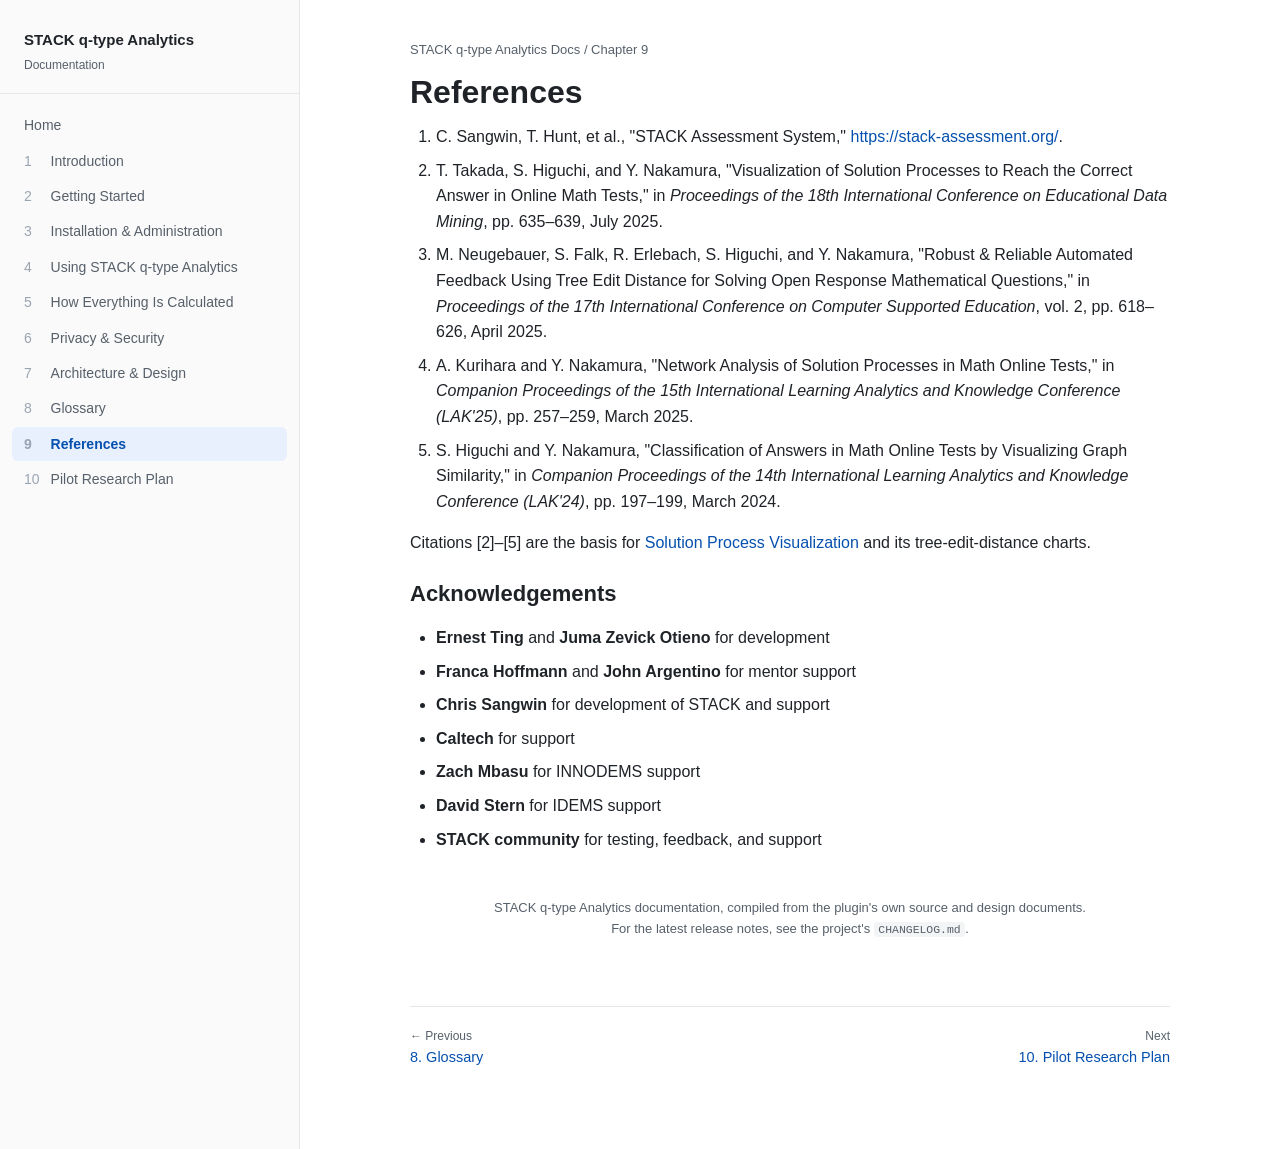
<file: references.html>
<!doctype html>
<html lang="en">
<head>
<meta charset="utf-8">
<meta name="viewport" content="width=device-width, initial-scale=1">
<title>References — STACK q-type Analytics Documentation</title>
<link rel="stylesheet" href="assets/style.css">
</head>
<body>
<div class="layout">
  <nav id="sidebar-mount"></nav>
  <main>
    <div class="content-col">
      <div class="crumb"><a href="index.html">STACK q-type Analytics Docs</a> / Chapter 9</div>
      <h1 class="page-title">References</h1>

      <article>
<ol type="1">
<li>C. Sangwin, T. Hunt, et al., "STACK Assessment System," <a href="https://stack-assessment.org/"><span>https://stack-assessment.org/</span></a>.</li>
<li>T. Takada, S. Higuchi, and Y. Nakamura, "Visualization of Solution Processes to Reach the Correct Answer in Online Math Tests," in <em>Proceedings of the 18th International Conference on Educational Data Mining</em>, pp. 635–639, July 2025.</li>
<li>M. Neugebauer, S. Falk, R. Erlebach, S. Higuchi, and Y. Nakamura, "Robust &amp; Reliable Automated Feedback Using Tree Edit Distance for Solving Open Response Mathematical Questions," in <em>Proceedings of the 17th International Conference on Computer Supported Education</em>, vol. 2, pp. 618–626, April 2025.</li>
<li>A. Kurihara and Y. Nakamura, "Network Analysis of Solution Processes in Math Online Tests," in <em>Companion Proceedings of the 15th International Learning Analytics and Knowledge Conference (LAK'25)</em>, pp. 257–259, March 2025.</li>
<li>S. Higuchi and Y. Nakamura, "Classification of Answers in Math Online Tests by Visualizing Graph Similarity," in <em>Companion Proceedings of the 14th International Learning Analytics and Knowledge Conference (LAK'24)</em>, pp. 197–199, March 2024.</li>
</ol>
<p>Citations [2]–[5] are the basis for <a href="calculations.html#solution-process-visualization">Solution Process Visualization</a> and its tree-edit-distance charts.</p>
<h2 id="acknowledgements">Acknowledgements</h2>
<ul>
<li><strong>Ernest Ting</strong> and <strong>Juma Zevick Otieno</strong> for development</li>
<li><strong>Franca Hoffmann</strong> and <strong>John Argentino</strong> for mentor support</li>
<li><strong>Chris Sangwin</strong> for development of STACK and support</li>
<li><strong>Caltech</strong> for support</li>
<li><strong>Zach Mbasu</strong> for INNODEMS support</li>
<li><strong>David Stern</strong> for IDEMS support</li>
<li><strong>STACK community</strong> for testing, feedback, and support</li>
</ul>
</article>

      <footer class="site-footer">
        STACK q-type Analytics documentation, compiled from the plugin's own source and design documents.<br>
        For the latest release notes, see the project's <code>CHANGELOG.md</code>.
      </footer>

      <div class="page-nav">
        <a href="glossary.html"><span class="dir">← Previous</span>8. Glossary</a>
        <a class="next" href="research-plan.html"><span class="dir">Next</span>10. Pilot Research Plan</a>
      </div>
    </div>
  </main>
</div>
<script src="assets/nav.js"></script>
</body>
</html>
</file>
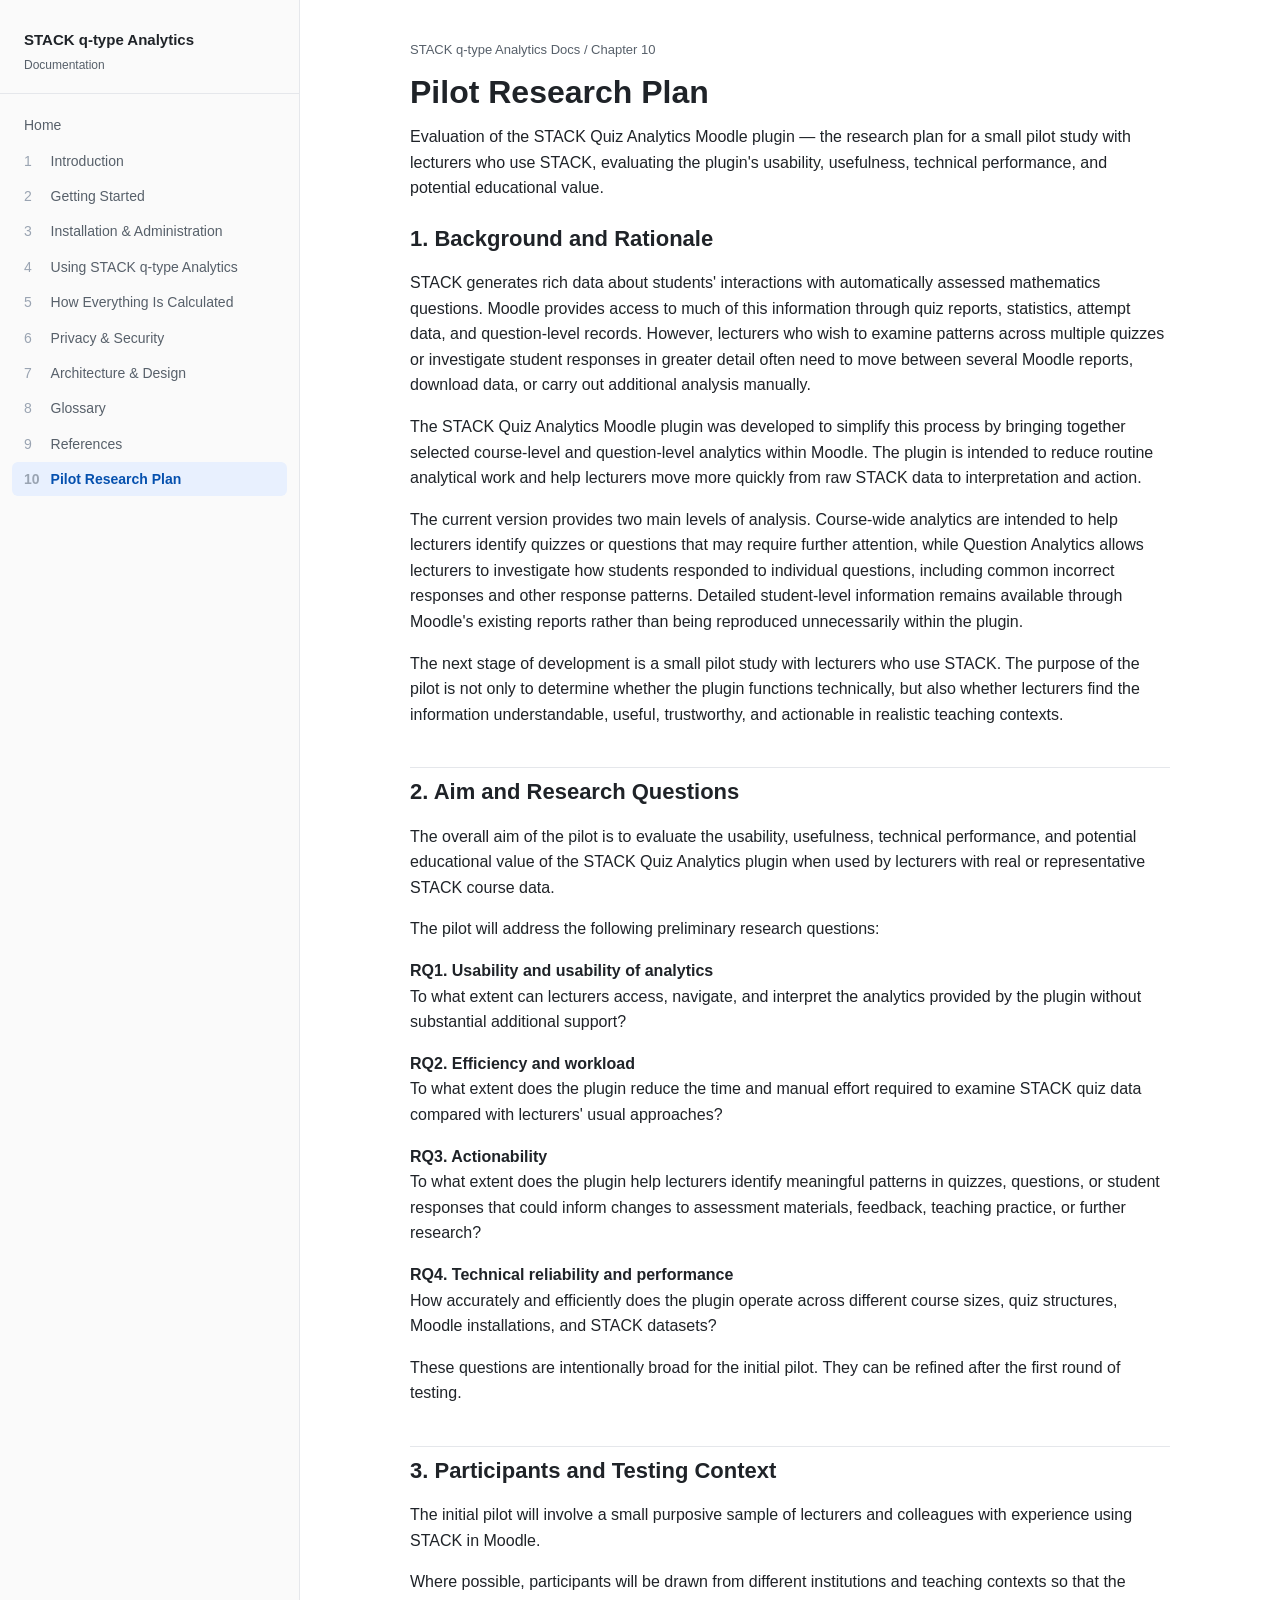
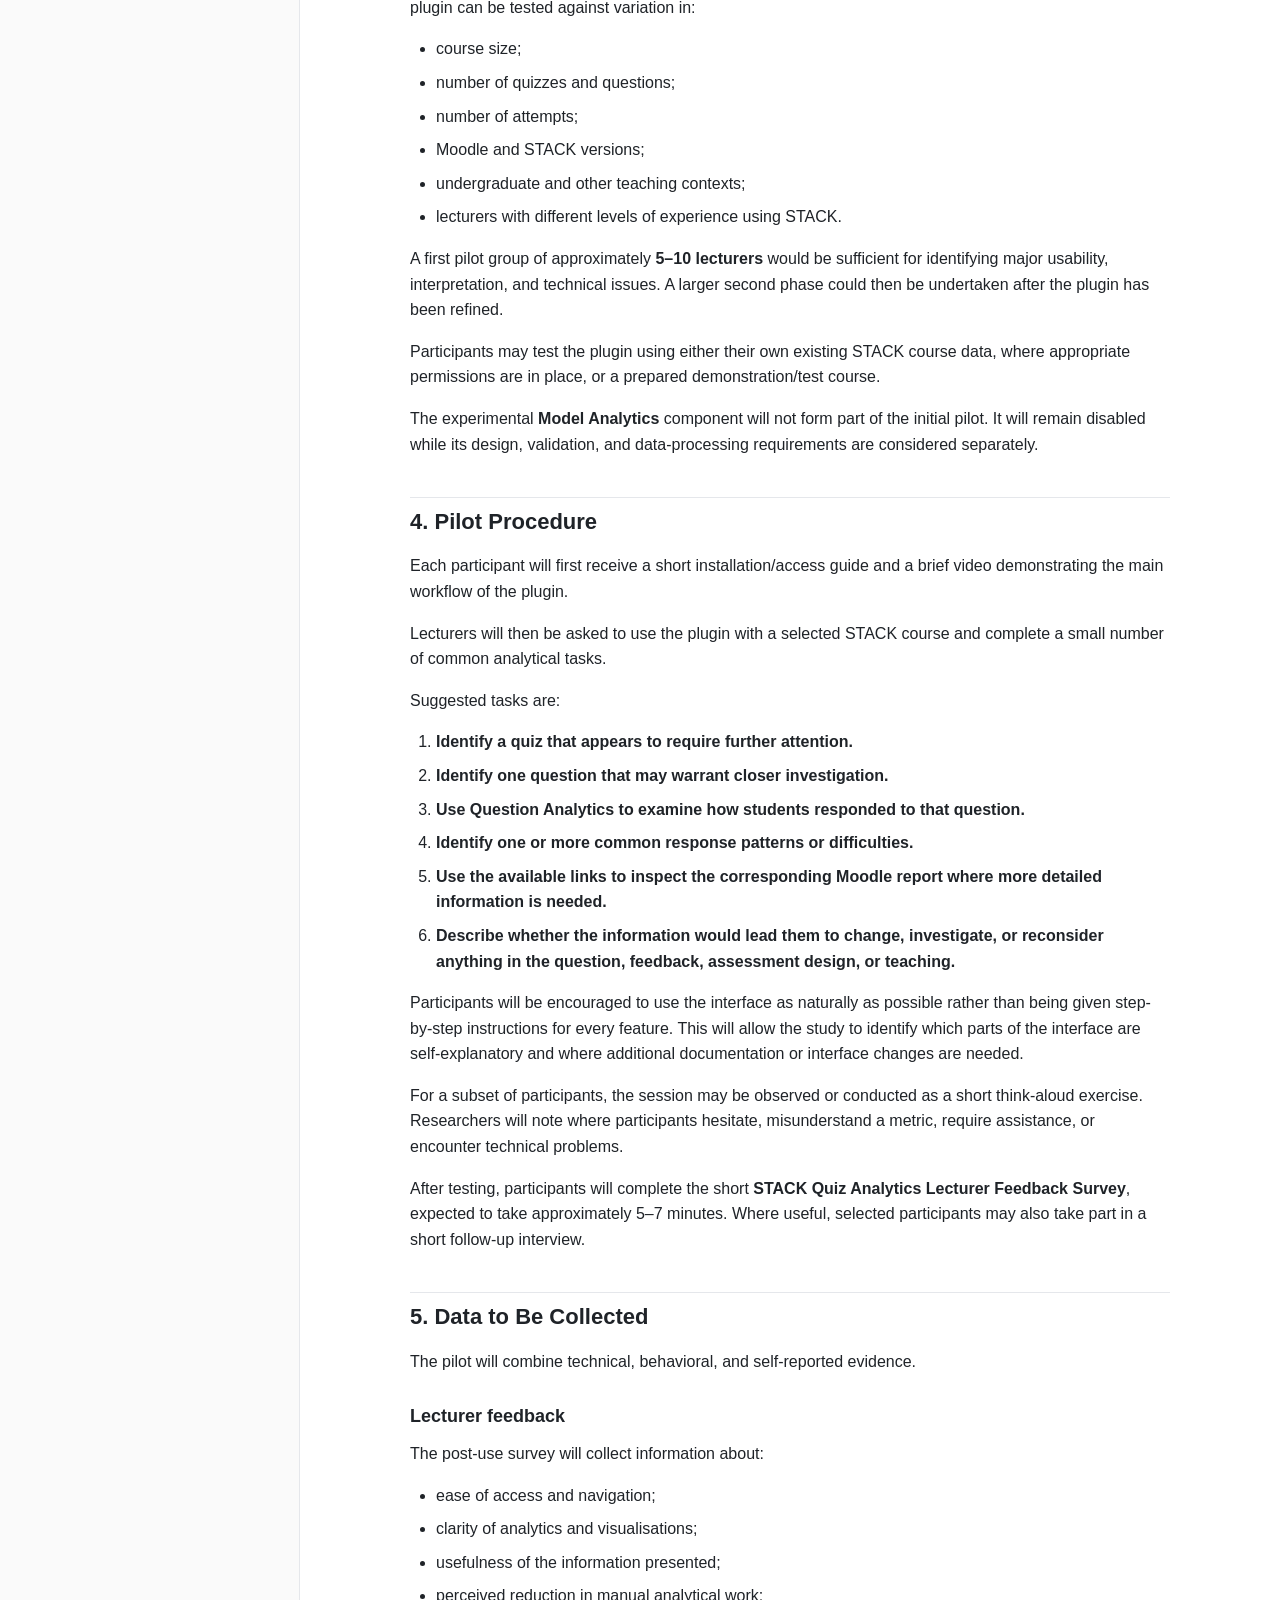
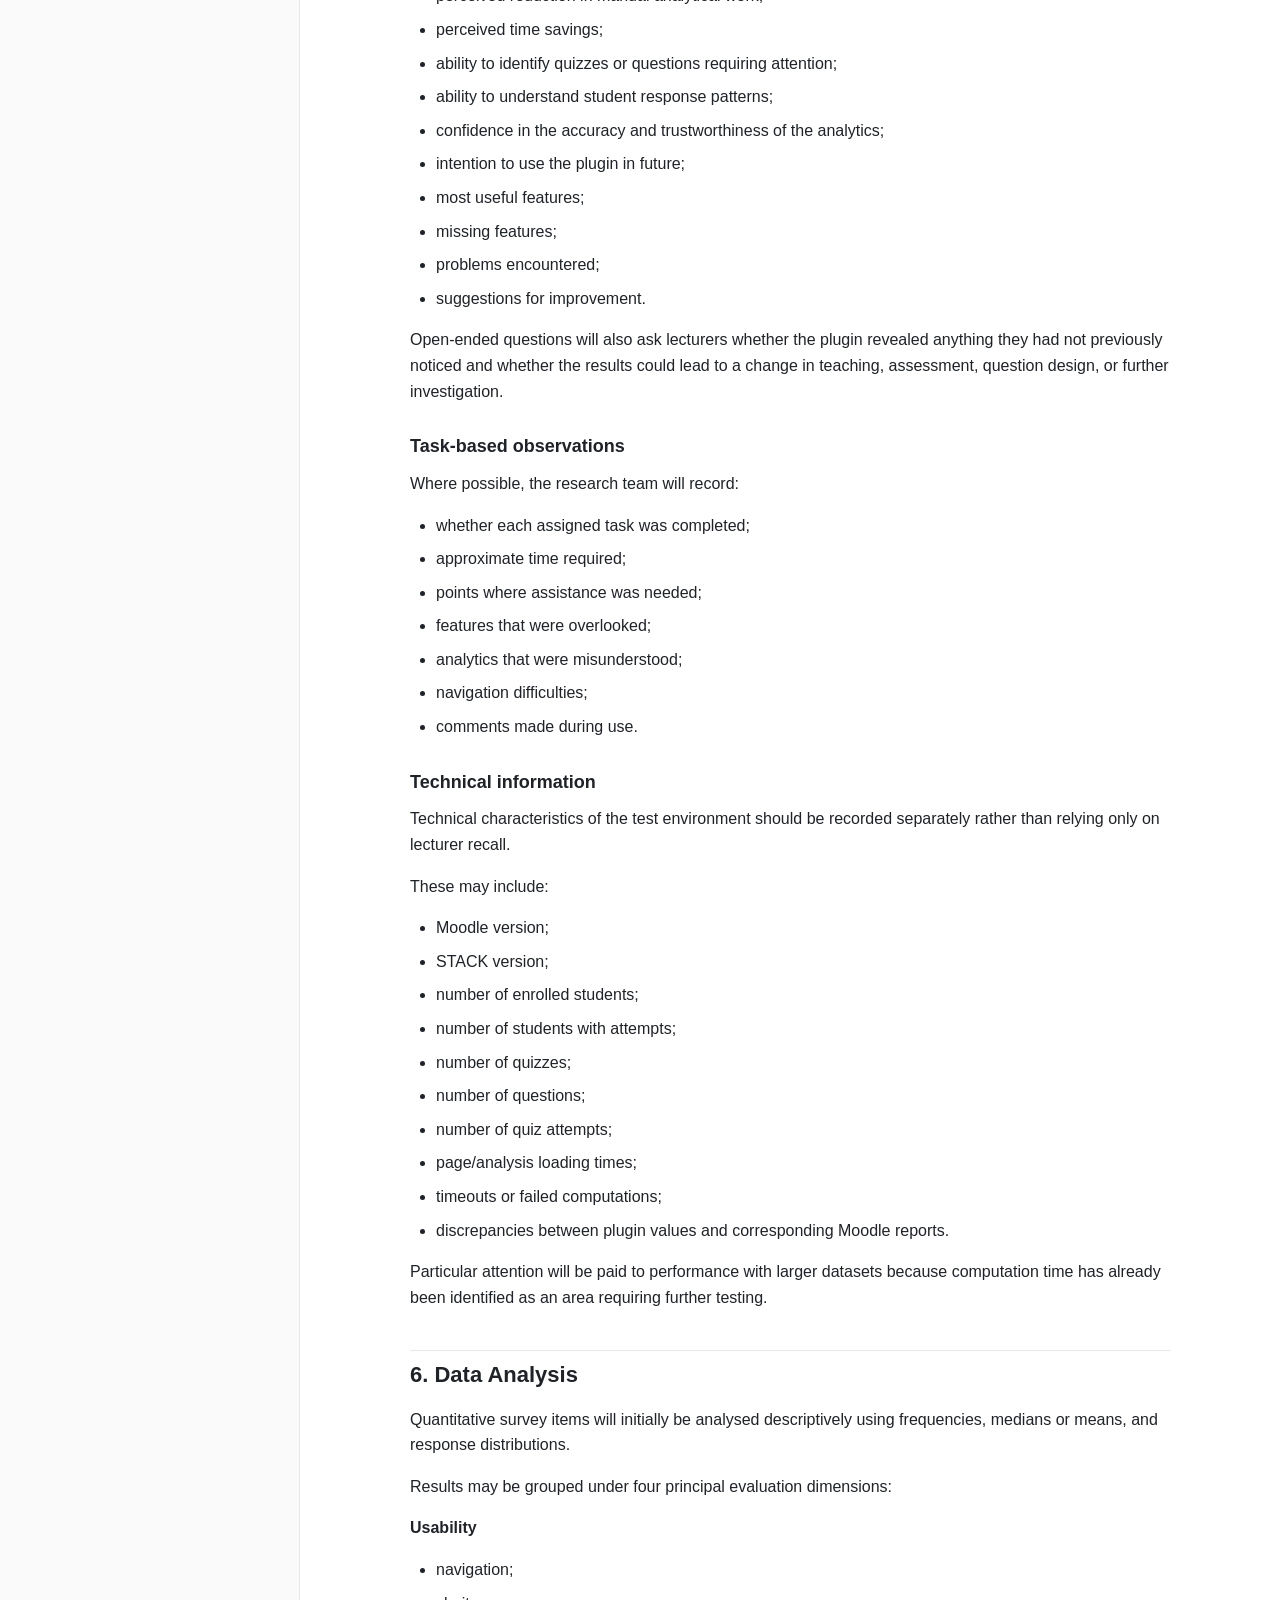
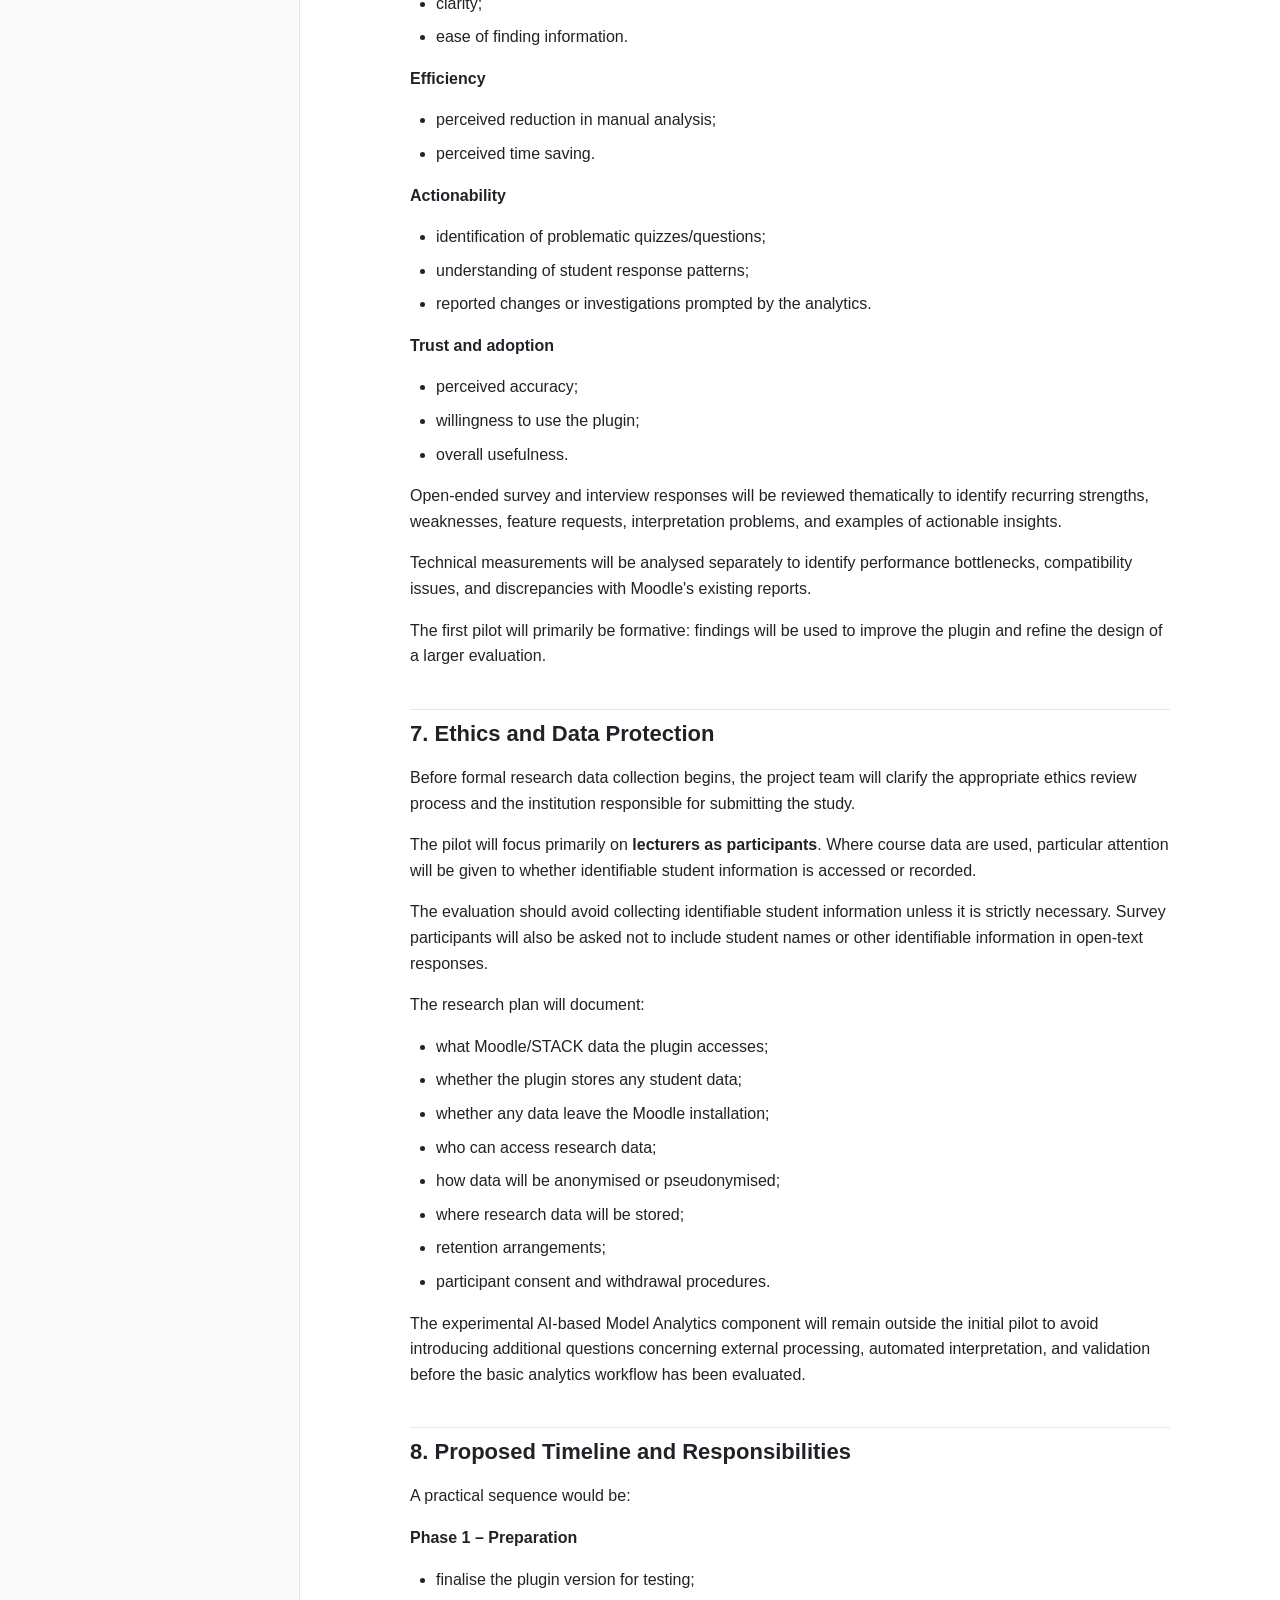
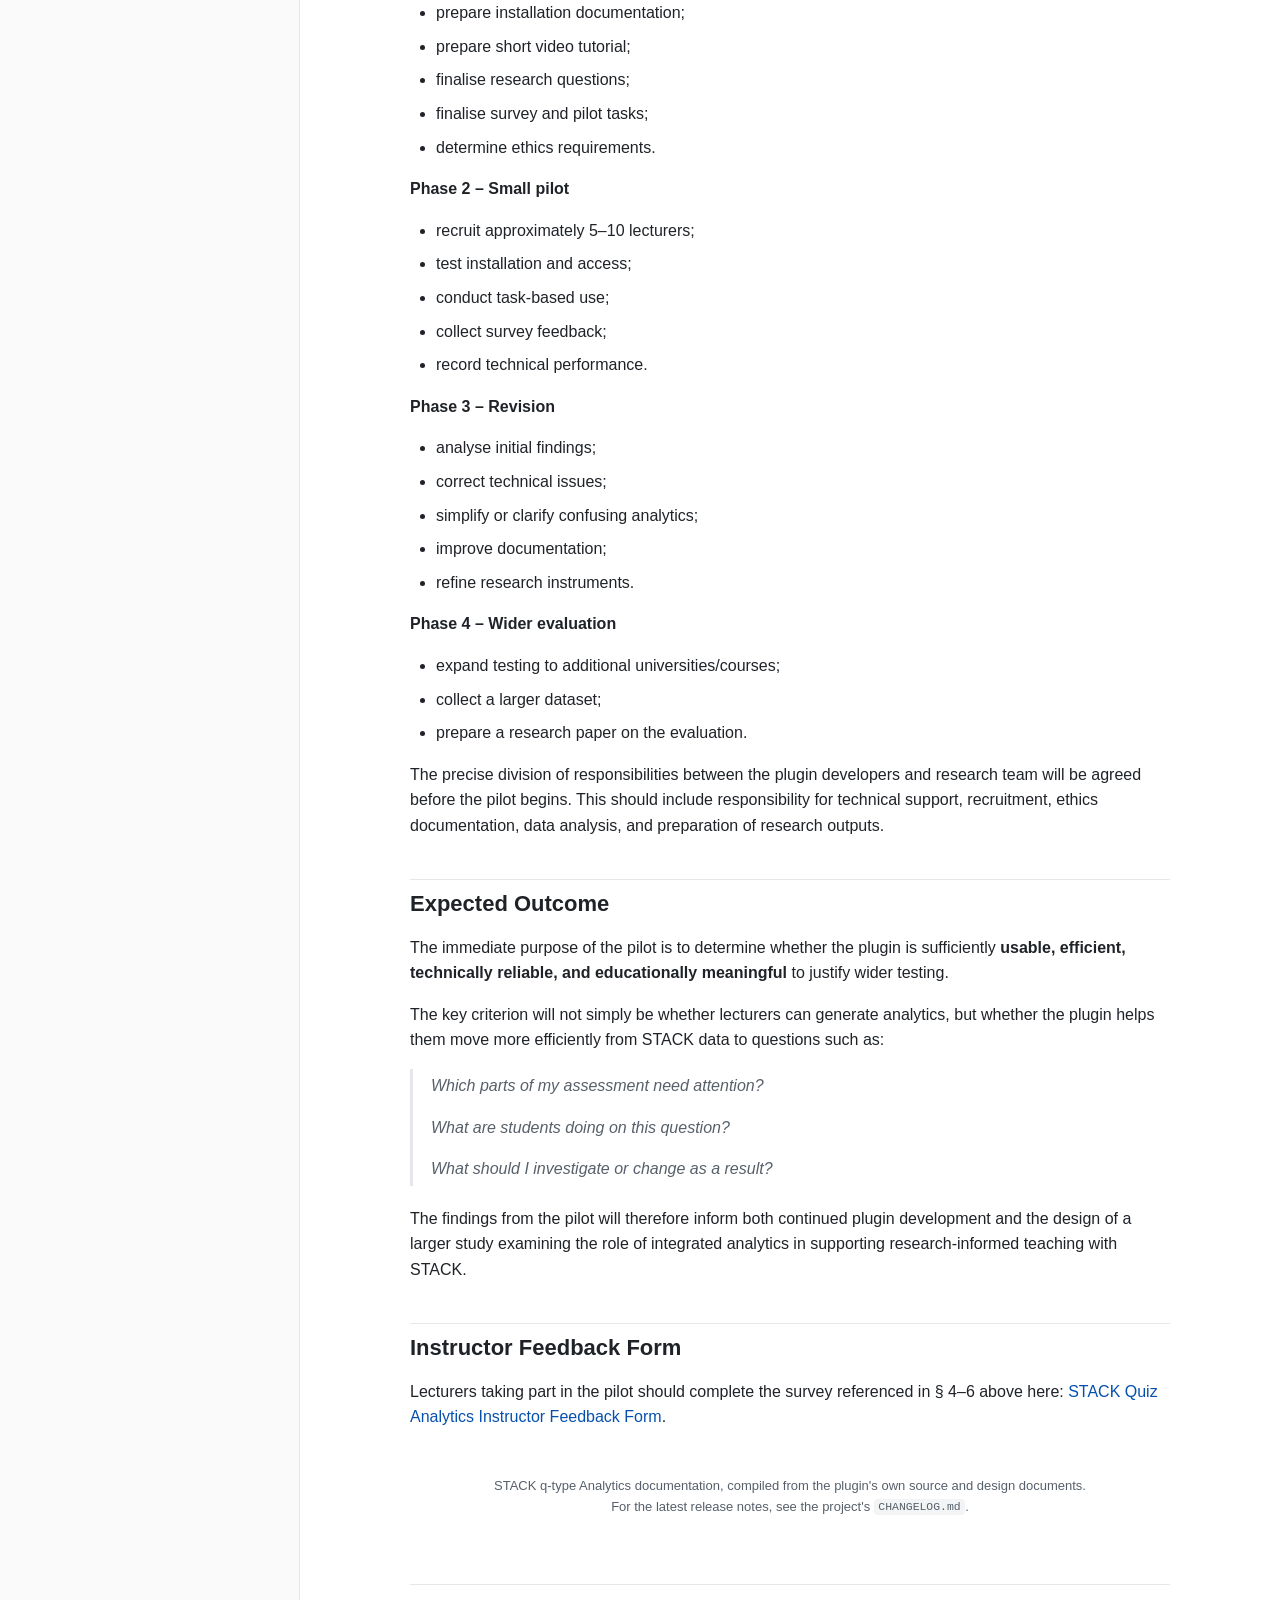
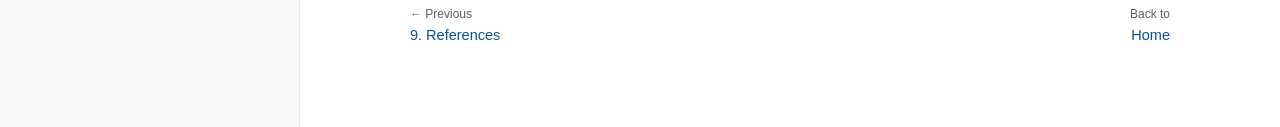
<file: research-plan.html>
<!doctype html>
<html lang="en">
<head>
<meta charset="utf-8">
<meta name="viewport" content="width=device-width, initial-scale=1">
<title>Pilot Research Plan — STACK q-type Analytics Documentation</title>
<link rel="stylesheet" href="assets/style.css">
</head>
<body>
<div class="layout">
  <nav id="sidebar-mount"></nav>
  <main>
    <div class="content-col">
      <div class="crumb"><a href="index.html">STACK q-type Analytics Docs</a> / Chapter 10</div>
      <h1 class="page-title">Pilot Research Plan</h1>

      <article>
<p>Evaluation of the STACK Quiz Analytics Moodle plugin — the research plan for a small pilot study with lecturers who use STACK, evaluating the plugin's usability, usefulness, technical performance, and potential educational value.</p>

<h2 id="background-and-rationale">1. Background and Rationale</h2>
<p>STACK generates rich data about students' interactions with automatically assessed mathematics questions. Moodle provides access to much of this information through quiz reports, statistics, attempt data, and question-level records. However, lecturers who wish to examine patterns across multiple quizzes or investigate student responses in greater detail often need to move between several Moodle reports, download data, or carry out additional analysis manually.</p>
<p>The STACK Quiz Analytics Moodle plugin was developed to simplify this process by bringing together selected course-level and question-level analytics within Moodle. The plugin is intended to reduce routine analytical work and help lecturers move more quickly from raw STACK data to interpretation and action.</p>
<p>The current version provides two main levels of analysis. Course-wide analytics are intended to help lecturers identify quizzes or questions that may require further attention, while Question Analytics allows lecturers to investigate how students responded to individual questions, including common incorrect responses and other response patterns. Detailed student-level information remains available through Moodle's existing reports rather than being reproduced unnecessarily within the plugin.</p>
<p>The next stage of development is a small pilot study with lecturers who use STACK. The purpose of the pilot is not only to determine whether the plugin functions technically, but also whether lecturers find the information understandable, useful, trustworthy, and actionable in realistic teaching contexts.</p>

<h2 id="aim-and-research-questions">2. Aim and Research Questions</h2>
<p>The overall aim of the pilot is to evaluate the usability, usefulness, technical performance, and potential educational value of the STACK Quiz Analytics plugin when used by lecturers with real or representative STACK course data.</p>
<p>The pilot will address the following preliminary research questions:</p>
<p><strong>RQ1. Usability and usability of analytics</strong><br>To what extent can lecturers access, navigate, and interpret the analytics provided by the plugin without substantial additional support?</p>
<p><strong>RQ2. Efficiency and workload</strong><br>To what extent does the plugin reduce the time and manual effort required to examine STACK quiz data compared with lecturers' usual approaches?</p>
<p><strong>RQ3. Actionability</strong><br>To what extent does the plugin help lecturers identify meaningful patterns in quizzes, questions, or student responses that could inform changes to assessment materials, feedback, teaching practice, or further research?</p>
<p><strong>RQ4. Technical reliability and performance</strong><br>How accurately and efficiently does the plugin operate across different course sizes, quiz structures, Moodle installations, and STACK datasets?</p>
<p>These questions are intentionally broad for the initial pilot. They can be refined after the first round of testing.</p>

<h2 id="participants-and-testing-context">3. Participants and Testing Context</h2>
<p>The initial pilot will involve a small purposive sample of lecturers and colleagues with experience using STACK in Moodle.</p>
<p>Where possible, participants will be drawn from different institutions and teaching contexts so that the plugin can be tested against variation in:</p>
<ul>
<li>course size;</li>
<li>number of quizzes and questions;</li>
<li>number of attempts;</li>
<li>Moodle and STACK versions;</li>
<li>undergraduate and other teaching contexts;</li>
<li>lecturers with different levels of experience using STACK.</li>
</ul>
<p>A first pilot group of approximately <strong>5–10 lecturers</strong> would be sufficient for identifying major usability, interpretation, and technical issues. A larger second phase could then be undertaken after the plugin has been refined.</p>
<p>Participants may test the plugin using either their own existing STACK course data, where appropriate permissions are in place, or a prepared demonstration/test course.</p>
<p>The experimental <strong>Model Analytics</strong> component will not form part of the initial pilot. It will remain disabled while its design, validation, and data-processing requirements are considered separately.</p>

<h2 id="pilot-procedure">4. Pilot Procedure</h2>
<p>Each participant will first receive a short installation/access guide and a brief video demonstrating the main workflow of the plugin.</p>
<p>Lecturers will then be asked to use the plugin with a selected STACK course and complete a small number of common analytical tasks.</p>
<p>Suggested tasks are:</p>
<ol type="1">
<li><strong>Identify a quiz that appears to require further attention.</strong></li>
<li><strong>Identify one question that may warrant closer investigation.</strong></li>
<li><strong>Use Question Analytics to examine how students responded to that question.</strong></li>
<li><strong>Identify one or more common response patterns or difficulties.</strong></li>
<li><strong>Use the available links to inspect the corresponding Moodle report where more detailed information is needed.</strong></li>
<li><strong>Describe whether the information would lead them to change, investigate, or reconsider anything in the question, feedback, assessment design, or teaching.</strong></li>
</ol>
<p>Participants will be encouraged to use the interface as naturally as possible rather than being given step-by-step instructions for every feature. This will allow the study to identify which parts of the interface are self-explanatory and where additional documentation or interface changes are needed.</p>
<p>For a subset of participants, the session may be observed or conducted as a short think-aloud exercise. Researchers will note where participants hesitate, misunderstand a metric, require assistance, or encounter technical problems.</p>
<p>After testing, participants will complete the short <strong>STACK Quiz Analytics Lecturer Feedback Survey</strong>, expected to take approximately 5–7 minutes. Where useful, selected participants may also take part in a short follow-up interview.</p>

<h2 id="data-to-be-collected">5. Data to Be Collected</h2>
<p>The pilot will combine technical, behavioral, and self-reported evidence.</p>
<h3 id="lecturer-feedback">Lecturer feedback</h3>
<p>The post-use survey will collect information about:</p>
<ul>
<li>ease of access and navigation;</li>
<li>clarity of analytics and visualisations;</li>
<li>usefulness of the information presented;</li>
<li>perceived reduction in manual analytical work;</li>
<li>perceived time savings;</li>
<li>ability to identify quizzes or questions requiring attention;</li>
<li>ability to understand student response patterns;</li>
<li>confidence in the accuracy and trustworthiness of the analytics;</li>
<li>intention to use the plugin in future;</li>
<li>most useful features;</li>
<li>missing features;</li>
<li>problems encountered;</li>
<li>suggestions for improvement.</li>
</ul>
<p>Open-ended questions will also ask lecturers whether the plugin revealed anything they had not previously noticed and whether the results could lead to a change in teaching, assessment, question design, or further investigation.</p>
<h3 id="task-based-observations">Task-based observations</h3>
<p>Where possible, the research team will record:</p>
<ul>
<li>whether each assigned task was completed;</li>
<li>approximate time required;</li>
<li>points where assistance was needed;</li>
<li>features that were overlooked;</li>
<li>analytics that were misunderstood;</li>
<li>navigation difficulties;</li>
<li>comments made during use.</li>
</ul>
<h3 id="technical-information">Technical information</h3>
<p>Technical characteristics of the test environment should be recorded separately rather than relying only on lecturer recall.</p>
<p>These may include:</p>
<ul>
<li>Moodle version;</li>
<li>STACK version;</li>
<li>number of enrolled students;</li>
<li>number of students with attempts;</li>
<li>number of quizzes;</li>
<li>number of questions;</li>
<li>number of quiz attempts;</li>
<li>page/analysis loading times;</li>
<li>timeouts or failed computations;</li>
<li>discrepancies between plugin values and corresponding Moodle reports.</li>
</ul>
<p>Particular attention will be paid to performance with larger datasets because computation time has already been identified as an area requiring further testing.</p>

<h2 id="data-analysis">6. Data Analysis</h2>
<p>Quantitative survey items will initially be analysed descriptively using frequencies, medians or means, and response distributions.</p>
<p>Results may be grouped under four principal evaluation dimensions:</p>
<p><strong>Usability</strong></p>
<ul>
<li>navigation;</li>
<li>clarity;</li>
<li>ease of finding information.</li>
</ul>
<p><strong>Efficiency</strong></p>
<ul>
<li>perceived reduction in manual analysis;</li>
<li>perceived time saving.</li>
</ul>
<p><strong>Actionability</strong></p>
<ul>
<li>identification of problematic quizzes/questions;</li>
<li>understanding of student response patterns;</li>
<li>reported changes or investigations prompted by the analytics.</li>
</ul>
<p><strong>Trust and adoption</strong></p>
<ul>
<li>perceived accuracy;</li>
<li>willingness to use the plugin;</li>
<li>overall usefulness.</li>
</ul>
<p>Open-ended survey and interview responses will be reviewed thematically to identify recurring strengths, weaknesses, feature requests, interpretation problems, and examples of actionable insights.</p>
<p>Technical measurements will be analysed separately to identify performance bottlenecks, compatibility issues, and discrepancies with Moodle's existing reports.</p>
<p>The first pilot will primarily be formative: findings will be used to improve the plugin and refine the design of a larger evaluation.</p>

<h2 id="ethics-and-data-protection">7. Ethics and Data Protection</h2>
<p>Before formal research data collection begins, the project team will clarify the appropriate ethics review process and the institution responsible for submitting the study.</p>
<p>The pilot will focus primarily on <strong>lecturers as participants</strong>. Where course data are used, particular attention will be given to whether identifiable student information is accessed or recorded.</p>
<p>The evaluation should avoid collecting identifiable student information unless it is strictly necessary. Survey participants will also be asked not to include student names or other identifiable information in open-text responses.</p>
<p>The research plan will document:</p>
<ul>
<li>what Moodle/STACK data the plugin accesses;</li>
<li>whether the plugin stores any student data;</li>
<li>whether any data leave the Moodle installation;</li>
<li>who can access research data;</li>
<li>how data will be anonymised or pseudonymised;</li>
<li>where research data will be stored;</li>
<li>retention arrangements;</li>
<li>participant consent and withdrawal procedures.</li>
</ul>
<p>The experimental AI-based Model Analytics component will remain outside the initial pilot to avoid introducing additional questions concerning external processing, automated interpretation, and validation before the basic analytics workflow has been evaluated.</p>

<h2 id="proposed-timeline-and-responsibilities">8. Proposed Timeline and Responsibilities</h2>
<p>A practical sequence would be:</p>
<p><strong>Phase 1 – Preparation</strong></p>
<ul>
<li>finalise the plugin version for testing;</li>
<li>prepare installation documentation;</li>
<li>prepare short video tutorial;</li>
<li>finalise research questions;</li>
<li>finalise survey and pilot tasks;</li>
<li>determine ethics requirements.</li>
</ul>
<p><strong>Phase 2 – Small pilot</strong></p>
<ul>
<li>recruit approximately 5–10 lecturers;</li>
<li>test installation and access;</li>
<li>conduct task-based use;</li>
<li>collect survey feedback;</li>
<li>record technical performance.</li>
</ul>
<p><strong>Phase 3 – Revision</strong></p>
<ul>
<li>analyse initial findings;</li>
<li>correct technical issues;</li>
<li>simplify or clarify confusing analytics;</li>
<li>improve documentation;</li>
<li>refine research instruments.</li>
</ul>
<p><strong>Phase 4 – Wider evaluation</strong></p>
<ul>
<li>expand testing to additional universities/courses;</li>
<li>collect a larger dataset;</li>
<li>prepare a research paper on the evaluation.</li>
</ul>
<p>The precise division of responsibilities between the plugin developers and research team will be agreed before the pilot begins. This should include responsibility for technical support, recruitment, ethics documentation, data analysis, and preparation of research outputs.</p>

<h2 id="expected-outcome">Expected Outcome</h2>
<p>The immediate purpose of the pilot is to determine whether the plugin is sufficiently <strong>usable, efficient, technically reliable, and educationally meaningful</strong> to justify wider testing.</p>
<p>The key criterion will not simply be whether lecturers can generate analytics, but whether the plugin helps them move more efficiently from STACK data to questions such as:</p>
<blockquote>
<p>Which parts of my assessment need attention?</p>
<p>What are students doing on this question?</p>
<p>What should I investigate or change as a result?</p>
</blockquote>
<p>The findings from the pilot will therefore inform both continued plugin development and the design of a larger study examining the role of integrated analytics in supporting research-informed teaching with STACK.</p>

<h2 id="instructor-feedback-form">Instructor Feedback Form</h2>
<p>Lecturers taking part in the pilot should complete the survey referenced in § 4–6 above here: <a href="https://forms.gle/8Wn2orzjzjZUscDt8">STACK Quiz Analytics Instructor Feedback Form</a>.</p>
</article>

      <footer class="site-footer">
        STACK q-type Analytics documentation, compiled from the plugin's own source and design documents.<br>
        For the latest release notes, see the project's <code>CHANGELOG.md</code>.
      </footer>

      <div class="page-nav">
        <a href="references.html"><span class="dir">← Previous</span>9. References</a>
        <a class="next" href="index.html"><span class="dir">Back to</span>Home</a>
      </div>
    </div>
  </main>
</div>
<script src="assets/nav.js"></script>
</body>
</html>
</file>
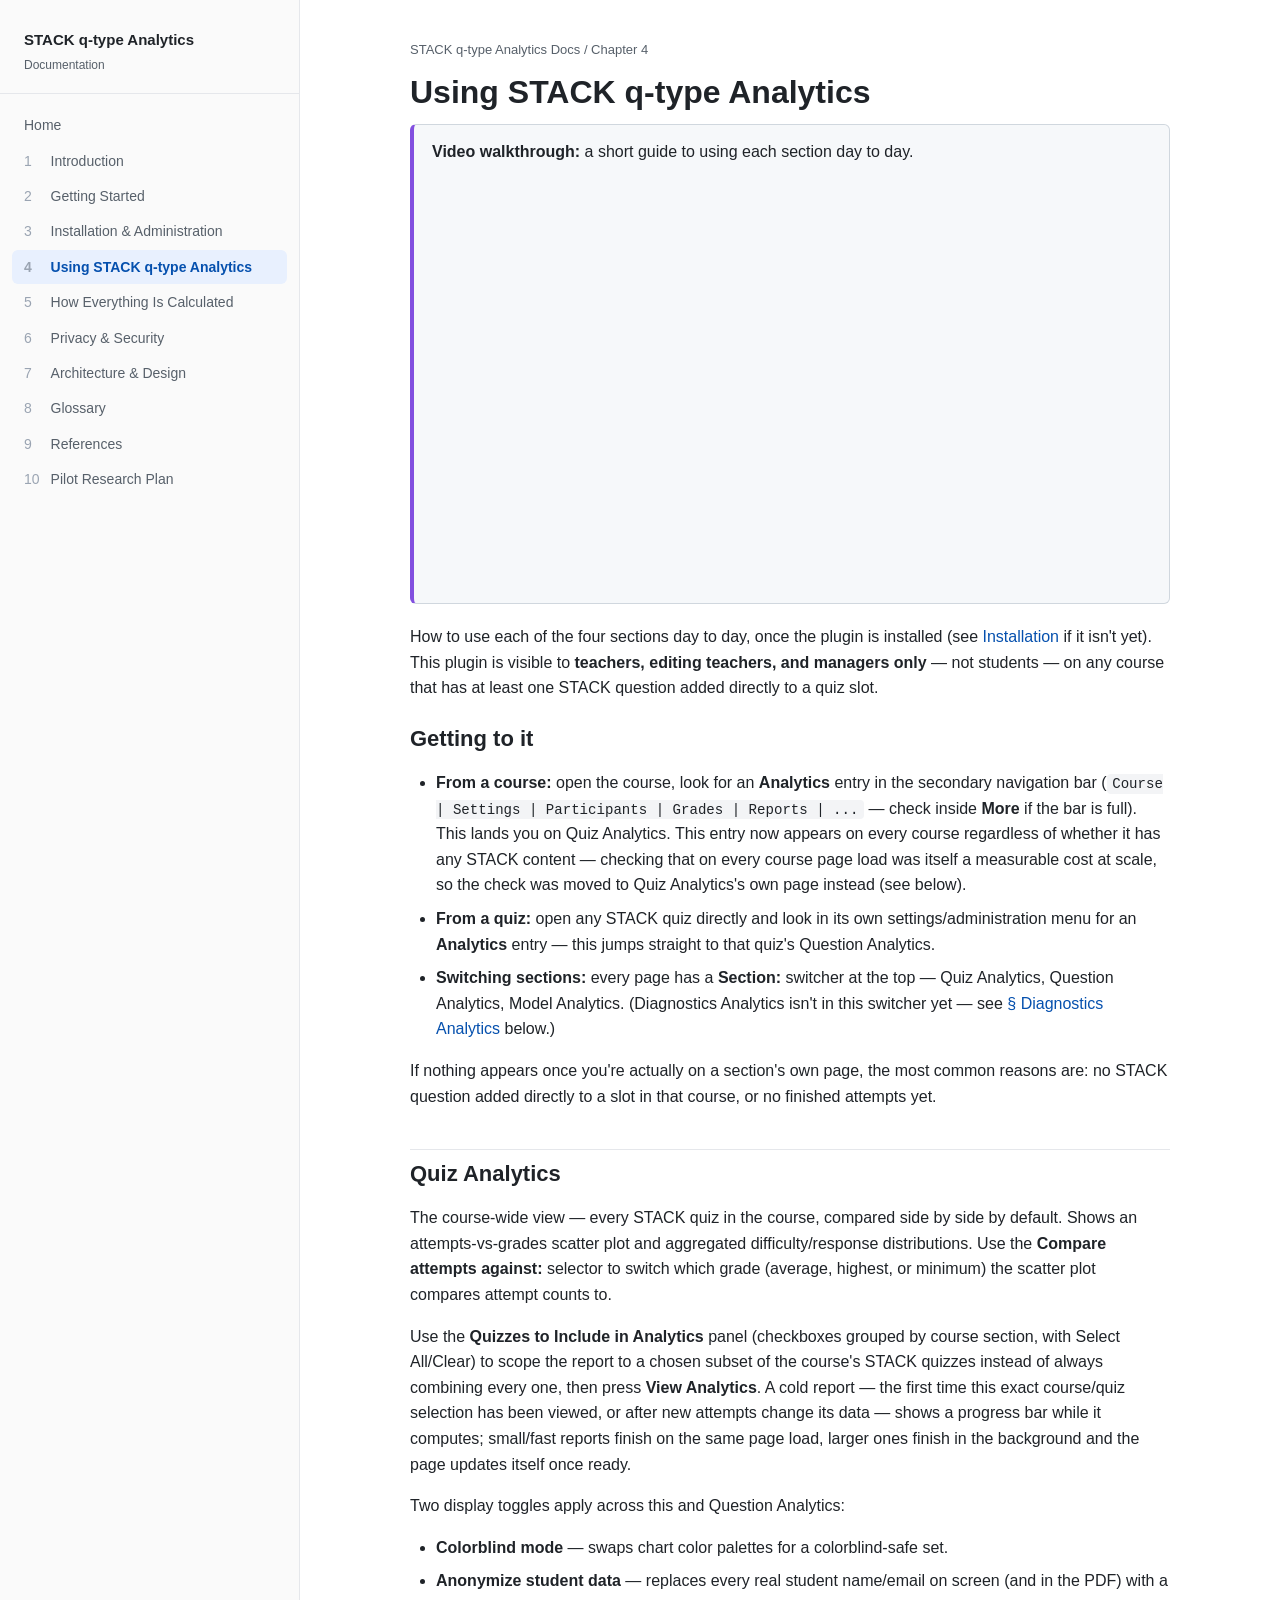
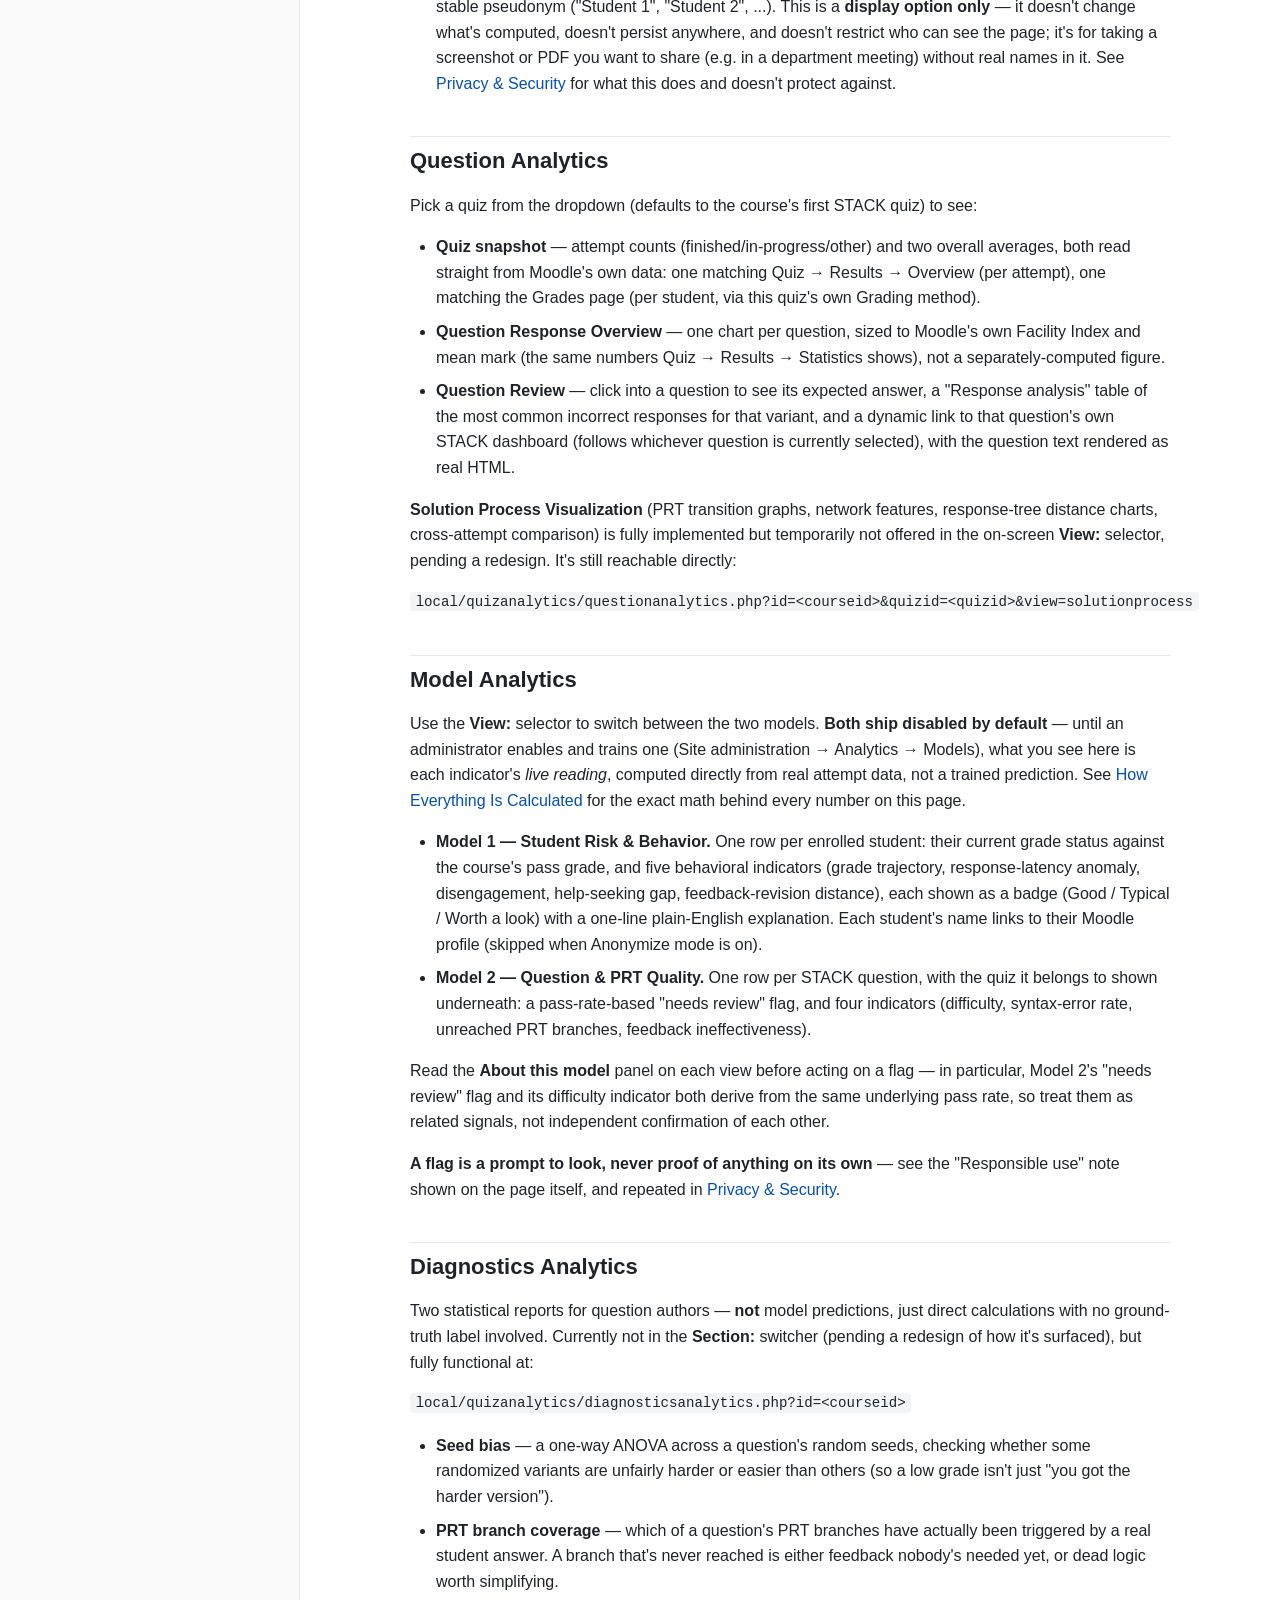
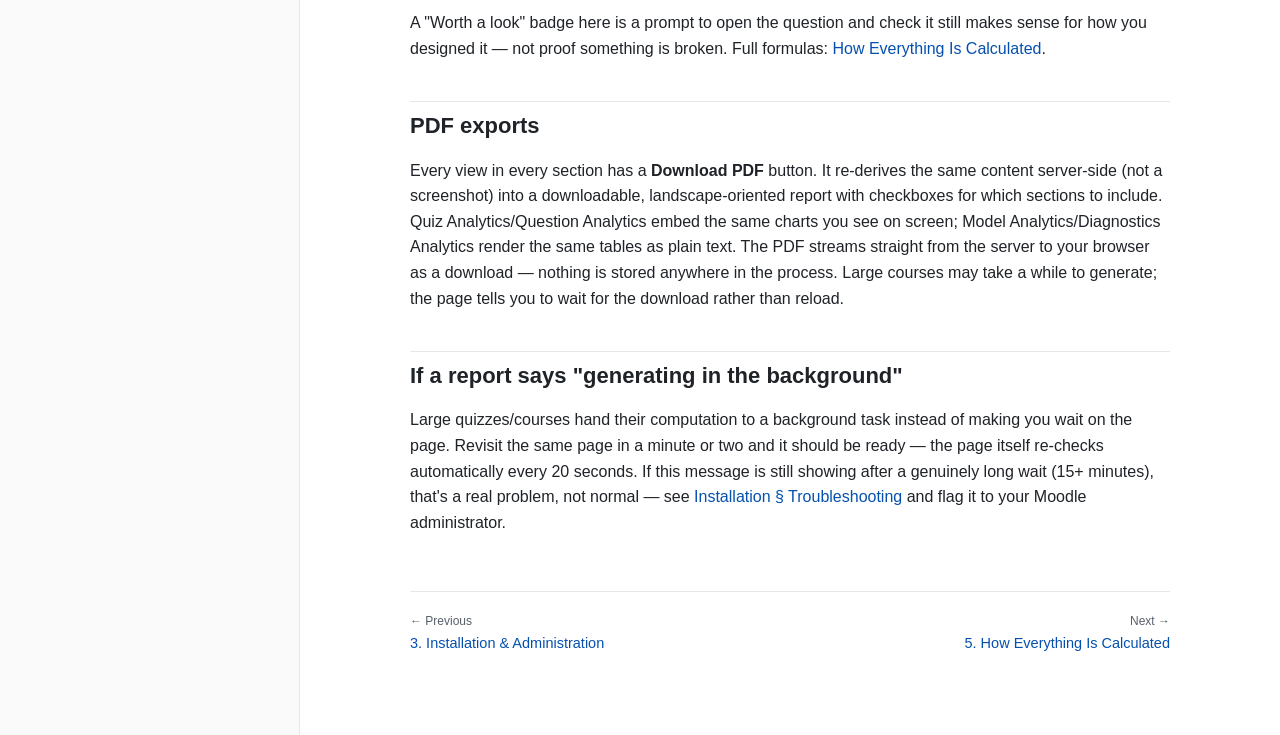
<file: using.html>
<!doctype html>
<html lang="en">
<head>
<meta charset="utf-8">
<meta name="viewport" content="width=device-width, initial-scale=1">
<title>Using STACK q-type Analytics — Documentation</title>
<link rel="stylesheet" href="assets/style.css">
</head>
<body>
<div class="layout">
  <nav id="sidebar-mount"></nav>
  <main>
    <div class="content-col">
      <div class="crumb"><a href="index.html">STACK q-type Analytics Docs</a> / Chapter 4</div>
      <h1 class="page-title">Using STACK q-type Analytics</h1>

      <div class="callout video-callout">
        <p><strong>Video walkthrough:</strong> a short guide to using each section day to day.</p>
        <div class="video-embed">
          <iframe src="https://www.youtube.com/embed/k0WSQ6eiYug" title="User Guide for Using STACK q-type Analytics" allow="accelerometer; autoplay; clipboard-write; encrypted-media; gyroscope; picture-in-picture; web-share" allowfullscreen></iframe>
        </div>
      </div>

      <article>
<p>How to use each of the four sections day to day, once the plugin is installed (see <a href="installation.html">Installation</a> if it isn't yet). This plugin is visible to <strong>teachers, editing teachers, and managers only</strong> — not students — on any course that has at least one STACK question added directly to a quiz slot.</p>
<h2 id="getting-to-it">Getting to it</h2>
<ul>
<li><strong>From a course:</strong> open the course, look for an <strong>Analytics</strong> entry in the secondary navigation bar (<code>Course | Settings | Participants | Grades | Reports | ...</code> — check inside <strong>More</strong> if the bar is full). This lands you on Quiz Analytics. This entry now appears on every course regardless of whether it has any STACK content — checking that on every course page load was itself a measurable cost at scale, so the check was moved to Quiz Analytics's own page instead (see below).</li>
<li><strong>From a quiz:</strong> open any STACK quiz directly and look in its own settings/administration menu for an <strong>Analytics</strong> entry — this jumps straight to that quiz's Question Analytics.</li>
<li><strong>Switching sections:</strong> every page has a <strong>Section:</strong> switcher at the top — Quiz Analytics, Question Analytics, Model Analytics. (Diagnostics Analytics isn't in this switcher yet — see <a href="#diagnostics-analytics">§ Diagnostics Analytics</a> below.)</li>
</ul>
<p>If nothing appears once you're actually on a section's own page, the most common reasons are: no STACK question added directly to a slot in that course, or no finished attempts yet.</p>
<h2 id="quiz-analytics">Quiz Analytics</h2>
<p>The course-wide view — every STACK quiz in the course, compared side by side by default. Shows an attempts-vs-grades scatter plot and aggregated difficulty/response distributions. Use the <strong>Compare attempts against:</strong> selector to switch which grade (average, highest, or minimum) the scatter plot compares attempt counts to.</p>
<p>Use the <strong>Quizzes to Include in Analytics</strong> panel (checkboxes grouped by course section, with Select All/Clear) to scope the report to a chosen subset of the course's STACK quizzes instead of always combining every one, then press <strong>View Analytics</strong>. A cold report — the first time this exact course/quiz selection has been viewed, or after new attempts change its data — shows a progress bar while it computes; small/fast reports finish on the same page load, larger ones finish in the background and the page updates itself once ready.</p>
<p>Two display toggles apply across this and Question Analytics:</p>
<ul>
<li><strong>Colorblind mode</strong> — swaps chart color palettes for a colorblind-safe set.</li>
<li><strong>Anonymize student data</strong> — replaces every real student name/email on screen (and in the PDF) with a stable pseudonym ("Student 1", "Student 2", ...). This is a <strong>display option only</strong> — it doesn't change what's computed, doesn't persist anywhere, and doesn't restrict who can see the page; it's for taking a screenshot or PDF you want to share (e.g. in a department meeting) without real names in it. See <a href="privacy-security.html">Privacy &amp; Security</a> for what this does and doesn't protect against.</li>
</ul>
<h2 id="question-analytics">Question Analytics</h2>
<p>Pick a quiz from the dropdown (defaults to the course's first STACK quiz) to see:</p>
<ul>
<li><strong>Quiz snapshot</strong> — attempt counts (finished/in-progress/other) and two overall averages, both read straight from Moodle's own data: one matching Quiz → Results → Overview (per attempt), one matching the Grades page (per student, via this quiz's own Grading method).</li>
<li><strong>Question Response Overview</strong> — one chart per question, sized to Moodle's own Facility Index and mean mark (the same numbers Quiz → Results → Statistics shows), not a separately-computed figure.</li>
<li><strong>Question Review</strong> — click into a question to see its expected answer, a "Response analysis" table of the most common incorrect responses for that variant, and a dynamic link to that question's own STACK dashboard (follows whichever question is currently selected), with the question text rendered as real HTML.</li>
</ul>
<p><strong>Solution Process Visualization</strong> (PRT transition graphs, network features, response-tree distance charts, cross-attempt comparison) is fully implemented but temporarily not offered in the on-screen <strong>View:</strong> selector, pending a redesign. It's still reachable directly:</p>
<pre><code>local/quizanalytics/questionanalytics.php?id=&lt;courseid&gt;&amp;quizid=&lt;quizid&gt;&amp;view=solutionprocess</code></pre>
<h2 id="model-analytics">Model Analytics</h2>
<p>Use the <strong>View:</strong> selector to switch between the two models. <strong>Both ship disabled by default</strong> — until an administrator enables and trains one (Site administration → Analytics → Models), what you see here is each indicator's <em>live reading</em>, computed directly from real attempt data, not a trained prediction. See <a href="calculations.html#model-analytics">How Everything Is Calculated</a> for the exact math behind every number on this page.</p>
<ul>
<li><strong>Model 1 — Student Risk &amp; Behavior.</strong> One row per enrolled student: their current grade status against the course's pass grade, and five behavioral indicators (grade trajectory, response-latency anomaly, disengagement, help-seeking gap, feedback-revision distance), each shown as a badge (Good / Typical / Worth a look) with a one-line plain-English explanation. Each student's name links to their Moodle profile (skipped when Anonymize mode is on).</li>
<li><strong>Model 2 — Question &amp; PRT Quality.</strong> One row per STACK question, with the quiz it belongs to shown underneath: a pass-rate-based "needs review" flag, and four indicators (difficulty, syntax-error rate, unreached PRT branches, feedback ineffectiveness).</li>
</ul>
<p>Read the <strong>About this model</strong> panel on each view before acting on a flag — in particular, Model 2's "needs review" flag and its difficulty indicator both derive from the same underlying pass rate, so treat them as related signals, not independent confirmation of each other.</p>
<p><strong>A flag is a prompt to look, never proof of anything on its own</strong> — see the "Responsible use" note shown on the page itself, and repeated in <a href="privacy-security.html#responsible-use">Privacy &amp; Security</a>.</p>
<h2 id="diagnostics-analytics">Diagnostics Analytics</h2>
<p>Two statistical reports for question authors — <strong>not</strong> model predictions, just direct calculations with no ground-truth label involved. Currently not in the <strong>Section:</strong> switcher (pending a redesign of how it's surfaced), but fully functional at:</p>
<pre><code>local/quizanalytics/diagnosticsanalytics.php?id=&lt;courseid&gt;</code></pre>
<ul>
<li><strong>Seed bias</strong> — a one-way ANOVA across a question's random seeds, checking whether some randomized variants are unfairly harder or easier than others (so a low grade isn't just "you got the harder version").</li>
<li><strong>PRT branch coverage</strong> — which of a question's PRT branches have actually been triggered by a real student answer. A branch that's never reached is either feedback nobody's needed yet, or dead logic worth simplifying.</li>
</ul>
<p>A "Worth a look" badge here is a prompt to open the question and check it still makes sense for how you designed it — not proof something is broken. Full formulas: <a href="calculations.html#diagnostics-analytics">How Everything Is Calculated</a>.</p>
<h2 id="pdf-exports">PDF exports</h2>
<p>Every view in every section has a <strong>Download PDF</strong> button. It re-derives the same content server-side (not a screenshot) into a downloadable, landscape-oriented report with checkboxes for which sections to include. Quiz Analytics/Question Analytics embed the same charts you see on screen; Model Analytics/Diagnostics Analytics render the same tables as plain text. The PDF streams straight from the server to your browser as a download — nothing is stored anywhere in the process. Large courses may take a while to generate; the page tells you to wait for the download rather than reload.</p>
<h2 id="if-a-report-says-generating-in-the-background">If a report says "generating in the background"</h2>
<p>Large quizzes/courses hand their computation to a background task instead of making you wait on the page. Revisit the same page in a minute or two and it should be ready — the page itself re-checks automatically every 20 seconds. If this message is still showing after a genuinely long wait (15+ minutes), that's a real problem, not normal — see <a href="installation.html#troubleshooting-quick-reference">Installation § Troubleshooting</a> and flag it to your Moodle administrator.</p>
</article>

      <div class="page-nav">
        <a href="installation.html"><span class="dir">← Previous</span>3. Installation &amp; Administration</a>
        <a class="next" href="calculations.html"><span class="dir">Next →</span>5. How Everything Is Calculated</a>
      </div>
    </div>
  </main>
</div>
<script src="assets/nav.js"></script>
</body>
</html>
</file>
<file: assets/style.css>
:root {
  --sidebar-w: 300px;
  --toc-w: 230px;
  --bg: #ffffff;
  --bg-sidebar: #fafafa;
  --border: #e5e7eb;
  --text: #1f2328;
  --text-dim: #57606a;
  --link: #0550ae;
  --link-hover: #0a3a7a;
  --accent: #444444;
  --code-bg: #f3f4f6;
  --callout-bg: #f6f8fa;
  --callout-border: #d0d7de;
  font-size: 16px;
}

* { box-sizing: border-box; }

html, body {
  margin: 0;
  padding: 0;
  background: var(--bg);
  color: var(--text);
  font-family: -apple-system, BlinkMacSystemFont, "Segoe UI", Helvetica, Arial, sans-serif;
  line-height: 1.6;
}

a { color: var(--link); text-decoration: none; }
a:hover { color: var(--link-hover); text-decoration: underline; }

.layout {
  display: flex;
  min-height: 100vh;
  align-items: stretch;
}

/* Sidebar */
#sidebar-mount {
  width: var(--sidebar-w);
  flex: 0 0 var(--sidebar-w);
  border-right: 1px solid var(--border);
  background: var(--bg-sidebar);
  padding: 28px 0 40px;
}

.sb-brand {
  font-weight: 700;
  font-size: 15px;
  color: var(--text);
  padding: 0 24px 18px;
  border-bottom: 1px solid var(--border);
  margin-bottom: 14px;
}
.sb-brand small {
  display: block;
  font-weight: 400;
  color: var(--text-dim);
  font-size: 12px;
  margin-top: 4px;
}

.sb-nav { list-style: none; margin: 0; padding: 0 12px; }
.sb-nav li { margin: 1px 0; }
.sb-nav a {
  display: block;
  padding: 6px 12px;
  border-radius: 6px;
  color: var(--text-dim);
  font-size: 14px;
}
.sb-nav a:hover { background: #eef1f4; text-decoration: none; color: var(--text); }
.sb-nav a.active {
  background: #e8f0fe;
  color: var(--link);
  font-weight: 600;
}
.sb-nav .sb-chnum {
  display: inline-block;
  width: 1.6em;
  margin-right: 0.3em;
  color: #9aa4b2;
  font-variant-numeric: tabular-nums;
}

/* Main content */
main {
  flex: 1 1 auto;
  min-width: 0;
  display: flex;
  justify-content: center;
  padding: 0 24px;
}

.content-col {
  width: 100%;
  max-width: 760px;
  padding: 40px 0 80px;
}

.crumb {
  font-size: 13px;
  color: var(--text-dim);
  margin-bottom: 6px;
}
.crumb a { color: var(--text-dim); }
.crumb a:hover { color: var(--link); }

h1.page-title {
  font-size: 32px;
  margin: 0 0 6px;
  font-weight: 700;
}
.page-subtitle {
  color: var(--text-dim);
  font-size: 16px;
  margin: 0 0 32px;
}

article h2 {
  font-size: 22px;
  margin: 40px 0 14px;
  padding-top: 6px;
  border-top: 1px solid var(--border);
}
article h2:first-of-type { border-top: none; padding-top: 0; margin-top: 20px; }
article h3 {
  font-size: 18px;
  margin: 28px 0 10px;
}
article h4 {
  font-size: 15px;
  margin: 22px 0 8px;
  text-transform: none;
}
article p { margin: 0 0 16px; }
article ul, article ol { margin: 0 0 16px; padding-left: 26px; }
article li { margin: 0 0 8px; }
article li > ul, article li > ol { margin-top: 8px; }

code, .mono {
  font-family: ui-monospace, SFMono-Regular, Menlo, Consolas, monospace;
  background: var(--code-bg);
  padding: 0.12em 0.4em;
  border-radius: 4px;
  font-size: 0.88em;
}

.callout {
  background: var(--callout-bg);
  border: 1px solid var(--callout-border);
  border-left: 4px solid #8250df;
  border-radius: 6px;
  padding: 14px 18px;
  margin: 0 0 20px;
}
.callout p:last-child { margin-bottom: 0; }

blockquote {
  margin: 0 0 20px;
  padding: 4px 0 4px 18px;
  border-left: 3px solid var(--border);
  color: var(--text-dim);
  font-style: italic;
}
blockquote p:last-child { margin-bottom: 0; }

table {
  width: 100%;
  border-collapse: collapse;
  margin: 0 0 22px;
  font-size: 14.5px;
}
th, td {
  text-align: left;
  padding: 8px 12px;
  border-bottom: 1px solid var(--border);
  vertical-align: top;
}
thead th {
  border-bottom: 2px solid var(--accent);
  font-weight: 600;
}
tbody tr:hover { background: #fafbfc; }

.section-label {
  display: inline-block;
  font-weight: 700;
  margin-right: 6px;
}

.eq-block {
  margin: 18px 0 22px;
  padding: 12px 4px;
  overflow-x: auto;
  text-align: center;
}

.page-nav {
  display: flex;
  justify-content: space-between;
  margin-top: 56px;
  padding-top: 20px;
  border-top: 1px solid var(--border);
  font-size: 14.5px;
}
.page-nav a { display: block; max-width: 46%; }
.page-nav .dir { display: block; color: var(--text-dim); font-size: 12px; }
.page-nav .next { text-align: right; margin-left: auto; }

.cover {
  text-align: center;
  padding: 100px 0 40px;
}
.cover h1 { font-size: 40px; margin-bottom: 10px; }
.cover .tagline { color: var(--text-dim); font-size: 18px; margin-bottom: 30px; }
.cover .meta { color: var(--text-dim); font-size: 14px; }
.badges { display: flex; gap: 8px; justify-content: center; flex-wrap: wrap; margin: 18px 0 34px; }
.badge {
  display: inline-block;
  padding: 4px 10px;
  border-radius: 999px;
  background: var(--code-bg);
  border: 1px solid var(--border);
  font-size: 12.5px;
  color: var(--text-dim);
}

.toc-grid { display: grid; grid-template-columns: 1fr; gap: 10px; margin: 30px 0; }
.toc-card {
  display: block;
  border: 1px solid var(--border);
  border-radius: 8px;
  padding: 14px 18px;
}
.toc-card:hover { border-color: var(--link); text-decoration: none; background: #f8faff; }
.toc-card .toc-num { color: var(--text-dim); font-size: 13px; }
.toc-card .toc-name { font-weight: 600; font-size: 16px; color: var(--text); }
.toc-card:hover .toc-name { color: var(--link); }
.toc-card .toc-desc { color: var(--text-dim); font-size: 13.5px; margin-top: 2px; }

.term-def dt { font-weight: 700; margin-top: 16px; }
.term-def dd { margin: 4px 0 0; }

.ack-list { list-style: none; padding: 0; margin: 18px 0; }
.ack-list li { padding: 4px 0; }

footer.site-footer {
  text-align: center;
  color: var(--text-dim);
  font-size: 13px;
  padding: 30px 0 10px;
}

.video-callout { padding: 14px 18px 4px; }
.video-callout > p:first-child { margin-top: 0; }

.video-embed {
  position: relative;
  padding-bottom: 56.25%;
  height: 0;
  overflow: hidden;
  border-radius: 6px;
  margin: 0 0 14px;
}
.video-embed iframe {
  position: absolute;
  top: 0;
  left: 0;
  width: 100%;
  height: 100%;
  border: 0;
}

@media (max-width: 900px) {
  #sidebar-mount { display: none; }
  main { padding: 0 18px; }
}
</file>
